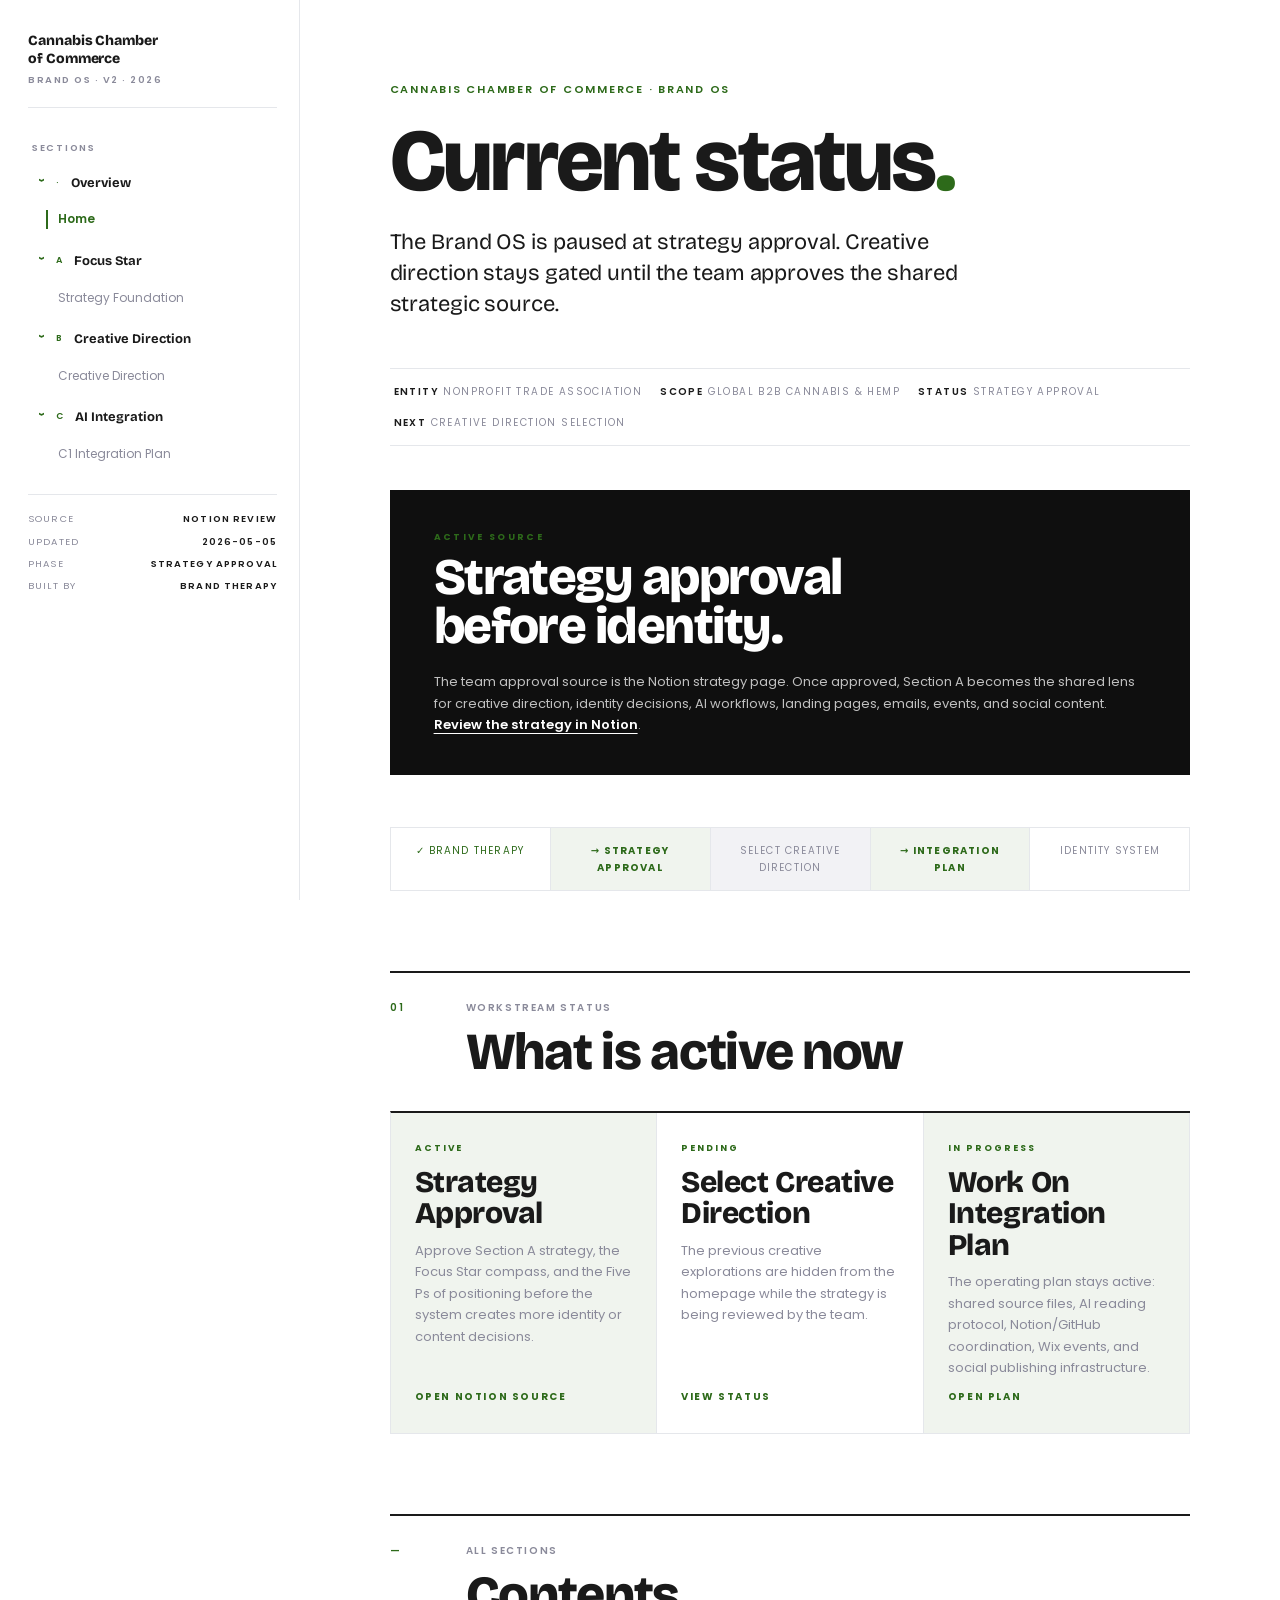
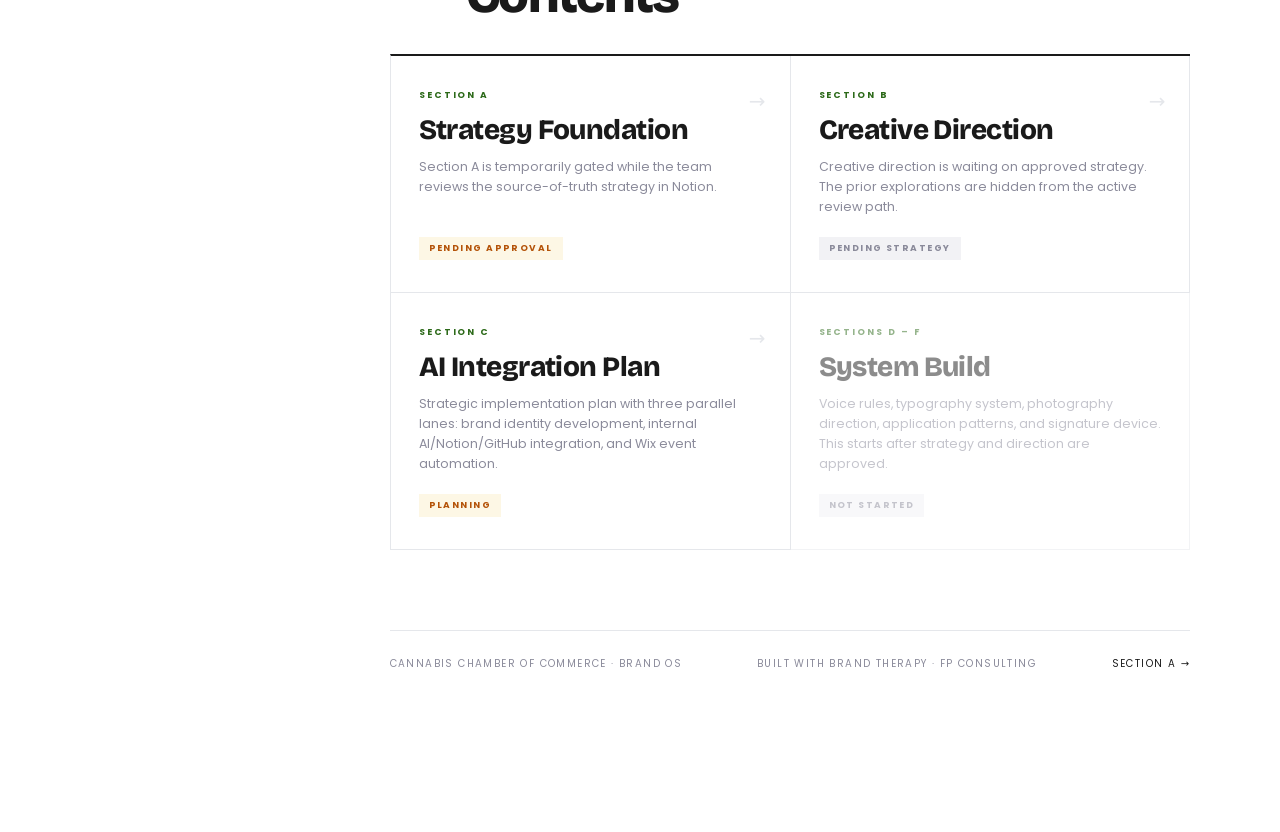
<file: index.html>
<!DOCTYPE html>
<html lang="en">
<head>
<meta charset="UTF-8">
<meta name="viewport" content="width=device-width, initial-scale=1">
<title>CCC Brand OS</title>
<link rel="preconnect" href="https://fonts.googleapis.com">
<link rel="preconnect" href="https://fonts.gstatic.com" crossorigin>
<link href="https://fonts.googleapis.com/css2?family=Bricolage+Grotesque:opsz,wght@12..96,400;12..96,600;12..96,700;12..96,800&amp;family=Poppins:wght@300;400;500;600;700&amp;display=swap" rel="stylesheet">
<link rel="stylesheet" href="assets/style.css">
<style>
/* Index-specific overrides */
.hub-grid {
  display: grid;
  grid-template-columns: 1fr 1fr;
  gap: 0;
  border-top: 2px solid var(--text);
  border-left: 1px solid var(--border);
  margin: 24px 0 52px;
}
@media (max-width: 800px) { .hub-grid { grid-template-columns: 1fr; } }

.hub-card {
  border-right: 1px solid var(--border);
  border-bottom: 1px solid var(--border);
  padding: 32px 28px;
  background: var(--bg);
  display: flex;
  flex-direction: column;
  gap: 8px;
  position: relative;
  transition: background 0.25s;
  text-decoration: none;
  color: inherit;
}
.hub-card:hover { background: var(--accent-soft); }
.hub-card:hover .hub-arrow { color: var(--accent); }

.hub-section-tag {
  font-family: var(--ff-b);
  font-size: 9px;
  font-weight: 700;
  letter-spacing: 0.22em;
  text-transform: uppercase;
  color: var(--accent);
  margin-bottom: 4px;
}
.hub-card-title {
  font-family: var(--ff-h);
  font-weight: 800;
  font-size: clamp(20px, 2.5vw, 28px);
  letter-spacing: -0.02em;
  line-height: 1.05;
  color: var(--text);
}
.hub-card-desc {
  font-family: var(--ff-b);
  font-size: 12.5px;
  color: var(--muted);
  line-height: 1.6;
  margin-top: 4px;
  flex: 1;
}
.hub-status {
  display: inline-flex;
  align-items: center;
  gap: 6px;
  font-family: var(--ff-b);
  font-size: 9px;
  font-weight: 700;
  letter-spacing: 0.16em;
  text-transform: uppercase;
  padding: 4px 10px;
  margin-top: 12px;
  align-self: flex-start;
}
.hub-status.complete { background: var(--accent-soft); color: var(--accent); }
.hub-status.review { background: rgba(234, 179, 8, 0.10); color: #B45309; }
.hub-status.pending { background: var(--border-soft); color: var(--muted); }

.hub-arrow {
  position: absolute;
  top: 28px;
  right: 24px;
  font-size: 20px;
  color: var(--border);
  transition: color 0.25s;
}

/* Direction preview chips */
.direction-chips {
  display: flex;
  gap: 6px;
  flex-wrap: wrap;
  margin-top: 12px;
}
.dir-chip {
  font-family: var(--ff-b);
  font-size: 10px;
  font-weight: 600;
  letter-spacing: 0.08em;
  padding: 4px 10px;
  border: 1px solid var(--border);
  color: var(--muted);
  text-decoration: none;
  transition: border-color 0.2s, color 0.2s;
}
.dir-chip:hover { border-color: var(--accent); color: var(--accent); }

/* Status banner */
.status-banner {
  background: var(--dark);
  padding: 40px 44px;
  margin: 0 0 52px;
  display: flex;
  flex-direction: column;
  gap: 8px;
}
.status-label {
  font-family: var(--ff-b);
  font-size: 9px;
  font-weight: 700;
  letter-spacing: 0.26em;
  text-transform: uppercase;
  color: var(--accent);
}
.status-text {
  font-family: var(--ff-h);
  font-weight: 800;
  font-size: clamp(28px, 4vw, 52px);
  letter-spacing: -0.03em;
  line-height: 0.96;
  color: #fff;
}
.status-note {
  font-family: var(--ff-b);
  font-size: 13px;
  line-height: 1.65;
  color: rgba(255,255,255,0.74);
  max-width: 720px;
  margin-top: 12px;
}
.status-note a {
  color: #fff;
  font-weight: 600;
  text-decoration: underline;
  text-underline-offset: 4px;
}

/* Current status board */
.status-board {
  display: grid;
  grid-template-columns: repeat(3, 1fr);
  border-top: 2px solid var(--text);
  border-left: 1px solid var(--border);
  margin: 24px 0 52px;
}
.status-item {
  min-height: 210px;
  border-right: 1px solid var(--border);
  border-bottom: 1px solid var(--border);
  padding: 28px 24px;
  display: flex;
  flex-direction: column;
  gap: 10px;
}
.status-item.active { background: var(--accent-soft); }
.status-item h3 {
  margin: 0;
  font-size: clamp(22px, 2.4vw, 30px);
}
.status-item p {
  margin: 0;
  font-size: 13px;
  line-height: 1.65;
  color: var(--muted);
}
.status-item a {
  margin-top: auto;
  font-family: var(--ff-b);
  font-size: 10px;
  font-weight: 700;
  letter-spacing: 0.16em;
  text-transform: uppercase;
  color: var(--accent);
}
.status-kicker {
  font-family: var(--ff-b);
  font-size: 9px;
  font-weight: 700;
  letter-spacing: 0.22em;
  text-transform: uppercase;
  color: var(--accent);
}
@media (max-width: 900px) { .status-board { grid-template-columns: 1fr; } }

/* Phase indicator */
.phase-strip {
  display: flex;
  gap: 0;
  border: 1px solid var(--border);
  margin: 0 0 52px;
  overflow: hidden;
}
.phase-step {
  flex: 1;
  padding: 14px 16px;
  border-right: 1px solid var(--border);
  font-family: var(--ff-b);
  font-size: 10px;
  letter-spacing: 0.12em;
  text-transform: uppercase;
  color: var(--muted);
  text-align: center;
}
.phase-step:last-child { border-right: none; }
.phase-step.done { color: var(--accent); }
.phase-step.done::before { content: '✓ '; font-weight: 700; }
.phase-step.active {
  background: var(--accent-soft);
  color: var(--accent);
  font-weight: 700;
}
.phase-step.active::before { content: '→ '; }
.phase-step.waiting { background: var(--border-soft); }
</style>
</head>
<body>
<div class="shell">

<aside class="sidebar">
  <div class="brand-mark">
    <div class="wordmark">Cannabis Chamber<br>of Commerce</div>
    <div class="sub">Brand OS &middot; v2 &middot; 2026</div>
  </div>

  <div class="nav-section">
    <div class="label">Sections</div>

    <details class="nav-group" open>
      <summary><span class="group-letter">&middot;</span><span class="group-label">Overview</span></summary>
      <div class="nav-list"><a href="index.html" class="active">Home</a></div>
    </details>

    <details class="nav-group" open>
      <summary><span class="group-letter">A</span><span class="group-label">Focus Star</span></summary>
      <div class="nav-list">
        <a href="focus-star.html">Strategy Foundation</a>
      </div>
    </details>

    <details class="nav-group" open>
      <summary><span class="group-letter">B</span><span class="group-label">Creative Direction</span></summary>
      <div class="nav-list">
        <a href="creative-direction.html">Creative Direction</a>
      </div>
    </details>

    <details class="nav-group" open>
      <summary><span class="group-letter">C</span><span class="group-label">AI Integration</span></summary>
      <div class="nav-list">
        <a href="ai-integration-plan.html">C1 Integration Plan</a>
      </div>
    </details>
  </div>

  <div class="toolbar-mini">
    <div class="row"><span>Source</span><strong>Notion Review</strong></div>
    <div class="row"><span>Updated</span><strong>2026-05-05</strong></div>
    <div class="row"><span>Phase</span><strong>Strategy Approval</strong></div>
    <div class="row"><span>Built by</span><strong>Brand Therapy</strong></div>
  </div>
</aside>

<main class="content">

  <span class="eyebrow">Cannabis Chamber of Commerce &middot; Brand OS</span>
  <h1 class="page-title">Current status<span class="dot">.</span></h1>
  <p class="page-subtitle">The Brand OS is paused at strategy approval. Creative direction stays gated until the team approves the shared strategic source.</p>

  <div class="meta-row">
    <span><strong>Entity</strong> Nonprofit Trade Association</span>
    <span><strong>Scope</strong> Global B2B Cannabis &amp; Hemp</span>
    <span><strong>Status</strong> Strategy Approval</span>
    <span><strong>Next</strong> Creative Direction Selection</span>
  </div>

  <!-- Status banner -->
  <div class="status-banner">
    <div class="status-label">Active Source</div>
    <div class="status-text">Strategy approval<br>before identity.</div>
    <div class="status-note">The team approval source is the Notion strategy page. Once approved, Section A becomes the shared lens for creative direction, identity decisions, AI workflows, landing pages, emails, events, and social content. <a href="https://www.notion.so/florian-philippe/The-Cannabis-Chamber-of-Commerce-357c22dccbf98080a794eb430c72c19d?source=copy_link" target="_blank" rel="noreferrer">Review the strategy in Notion</a>.</div>
  </div>

  <!-- Phase strip -->
  <div class="phase-strip">
    <div class="phase-step done">Brand Therapy</div>
    <div class="phase-step active">Strategy Approval</div>
    <div class="phase-step waiting">Select Creative Direction</div>
    <div class="phase-step active">Integration Plan</div>
    <div class="phase-step pending">Identity System</div>
  </div>

  <div class="section-label">
    <div class="section-number">01</div>
    <div class="section-head">
      <div class="kicker">Workstream Status</div>
      <h2>What is active now</h2>
    </div>
  </div>

  <div class="status-board">
    <div class="status-item active">
      <div class="status-kicker">Active</div>
      <h3>Strategy Approval</h3>
      <p>Approve Section A strategy, the Focus Star compass, and the Five Ps of positioning before the system creates more identity or content decisions.</p>
      <a href="https://www.notion.so/florian-philippe/The-Cannabis-Chamber-of-Commerce-357c22dccbf98080a794eb430c72c19d?source=copy_link" target="_blank" rel="noreferrer">Open Notion Source</a>
    </div>
    <div class="status-item">
      <div class="status-kicker">Pending</div>
      <h3>Select Creative Direction</h3>
      <p>The previous creative explorations are hidden from the homepage while the strategy is being reviewed by the team.</p>
      <a href="creative-direction.html">View Status</a>
    </div>
    <div class="status-item active">
      <div class="status-kicker">In Progress</div>
      <h3>Work On Integration Plan</h3>
      <p>The operating plan stays active: shared source files, AI reading protocol, Notion/GitHub coordination, Wix events, and social publishing infrastructure.</p>
      <a href="ai-integration-plan.html">Open Plan</a>
    </div>
  </div>

  <!-- Hub grid -->
  <div class="section-label">
    <div class="section-number">—</div>
    <div class="section-head">
      <div class="kicker">All Sections</div>
      <h2>Contents</h2>
    </div>
  </div>

  <div class="hub-grid">

    <a class="hub-card" href="focus-star.html">
      <div class="hub-arrow">&rarr;</div>
      <div class="hub-section-tag">Section A</div>
      <div class="hub-card-title">Strategy Foundation</div>
      <div class="hub-card-desc">Section A is temporarily gated while the team reviews the source-of-truth strategy in Notion.</div>
      <div class="hub-status review">Pending Approval</div>
    </a>

    <a class="hub-card" href="creative-direction.html">
      <div class="hub-arrow">&rarr;</div>
      <div class="hub-section-tag">Section B</div>
      <div class="hub-card-title">Creative Direction</div>
      <div class="hub-card-desc">Creative direction is waiting on approved strategy. The prior explorations are hidden from the active review path.</div>
      <div class="hub-status pending">Pending Strategy</div>
    </a>

    <a class="hub-card" href="ai-integration-plan.html">
      <div class="hub-arrow">&rarr;</div>
      <div class="hub-section-tag">Section C</div>
      <div class="hub-card-title">AI Integration Plan</div>
      <div class="hub-card-desc">Strategic implementation plan with three parallel lanes: brand identity development, internal AI/Notion/GitHub integration, and Wix event automation.</div>
      <div class="hub-status review">Planning</div>
    </a>

    <div class="hub-card" style="cursor:default; opacity:0.5;">
      <div class="hub-section-tag">Sections D &ndash; F</div>
      <div class="hub-card-title">System Build</div>
      <div class="hub-card-desc">Voice rules, typography system, photography direction, application patterns, and signature device. This starts after strategy and direction are approved.</div>
      <div class="hub-status pending">Not Started</div>
    </div>

  </div>

  <footer class="page-footer">
    <span>Cannabis Chamber of Commerce &middot; Brand OS</span>
    <span>Built with Brand Therapy &middot; FP Consulting</span>
    <span><a href="focus-star.html">Section A &rarr;</a></span>
  </footer>

</main>
</div>
</body>
</html>
</file>
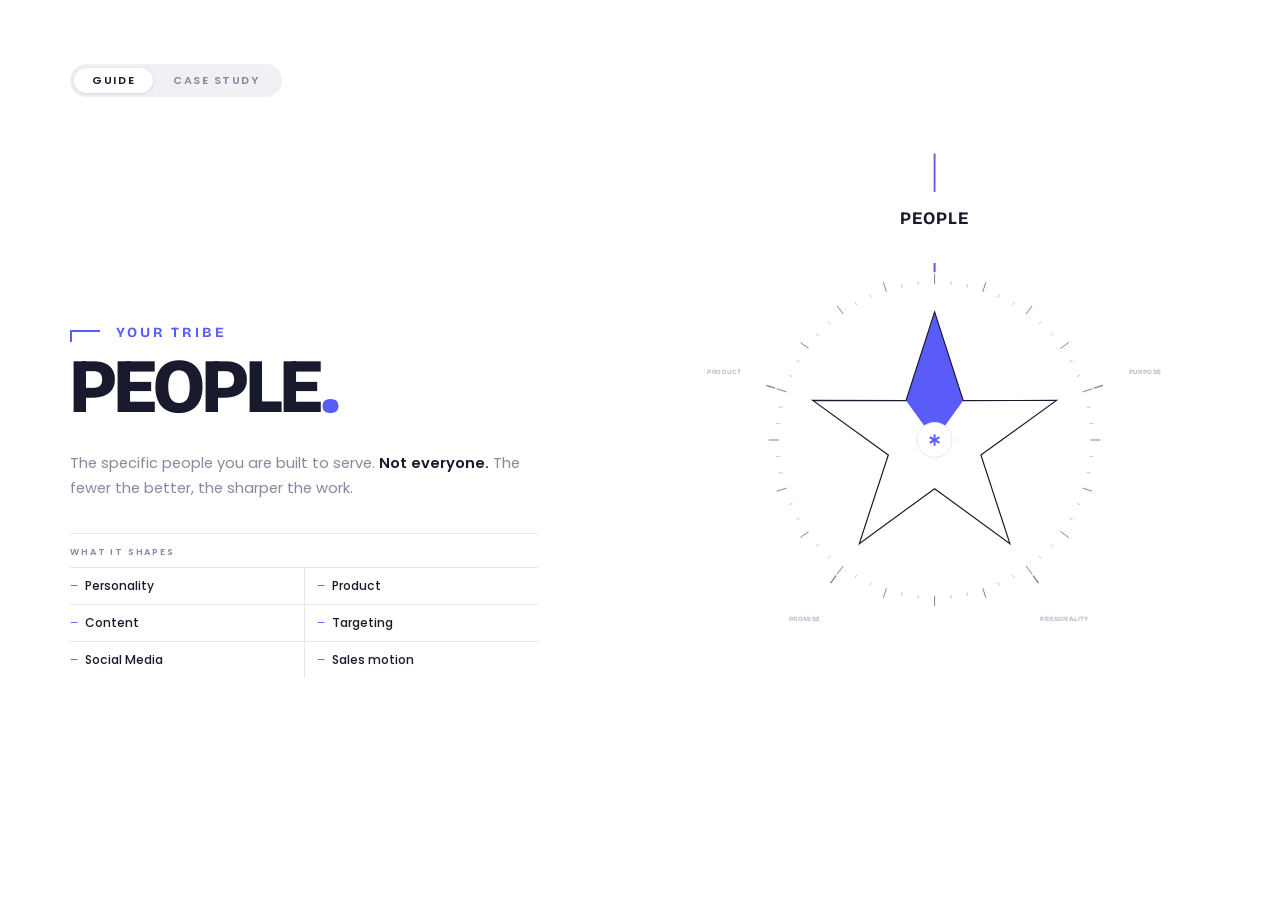
<file: assets/focus-star/index.html>
<!doctype html>
<html lang="en">
<head>
<meta charset="utf-8"/>
<meta name="viewport" content="width=device-width, initial-scale=1"/>
<title>Focus Star</title>
<link rel="preconnect" href="https://fonts.googleapis.com">
<link rel="preconnect" href="https://fonts.gstatic.com" crossorigin>
<link href="https://fonts.googleapis.com/css2?family=Bricolage+Grotesque:opsz,wght@12..96,400;12..96,600;12..96,700;12..96,800&family=Poppins:wght@300;400;500;600;700&display=swap" rel="stylesheet">
<style>
  :root {
    --acc: #5A5CF9;
    --acc-soft: rgba(164,122,44,.07);
    --border: #E5E7EB;
    --muted: #8888A0;
    --ink: #1A1A2E;
    --ff-h: 'Bricolage Grotesque', system-ui, sans-serif;
    --ff-b: 'Poppins', system-ui, sans-serif;
    --ease: cubic-bezier(.16,1,.3,1);
    --bg: #FFFFFF;
    --bg-dial: #FFFFFF;
  }
  * { box-sizing: border-box; }
  html, body { margin: 0; padding: 0; background: var(--bg); }
  body { font-family: var(--ff-b); color: var(--ink); -webkit-font-smoothing: antialiased; user-select: none; }

  /* ── LAYOUT ── (embedded variant: fixed-height container) */
  .stage {
    position: relative; width: 100%; height: 880px;
    display: grid;
    grid-template-columns: minmax(380px, 46%) 1fr;
    align-items: start;
    overflow: hidden;
  }
  .stage::after {
    content: ''; position: absolute;
    top: 0; bottom: 0; left: 46%;
    width: 1px; background: var(--border);
    pointer-events: none; z-index: 3;
    opacity: var(--divider-opacity, 0);
    transition: opacity .5s;
  }

  /* ── LEFT PANEL ── */
  .reader {
    position: relative; z-index: 2;
    padding: clamp(48px,5vw,80px) clamp(40px,4vw,72px) clamp(40px,4vw,64px) clamp(48px,5.5vw,88px);
    display: flex; flex-direction: column;
    background: var(--bg);
    height: 880px;
    overflow-y: auto;
  }

  /* mode bar */
  .mode-bar {
    display: flex; align-items: center; gap: 16px;
    margin-bottom: clamp(48px,6vw,80px);
  }

  .case-logo {
    display: none; align-items: center; gap: 10px;
    opacity: 0; transition: opacity .35s var(--ease);
    flex-shrink: 0;
  }
  .case-logo.visible { display: flex; opacity: 1; }
  .case-logo .logo-lockup {
    display: flex; align-items: center; gap: 8px;
    padding: 6px 14px 6px 10px;
    border: 1px solid var(--border); border-radius: 6px;
    background: var(--bg);
  }
  .case-logo .logo-mark {
    width: 28px; height: 28px; border-radius: 4px;
    background: #1A1A2E;
    display: grid; place-items: center; flex-shrink: 0;
  }
  .case-logo .logo-mark svg { display: block; }
  .case-logo .logo-text {
    display: flex; flex-direction: column; line-height: 1.15;
  }
  .case-logo .logo-name {
    font-family: var(--ff-h); font-weight: 800; font-size: 11px;
    text-transform: uppercase; letter-spacing: .04em; color: var(--ink);
  }
  .case-logo .logo-sub {
    font-family: var(--ff-b); font-size: 9px; font-weight: 500;
    letter-spacing: .08em; text-transform: uppercase; color: var(--muted);
  }

  .mode-toggle {
    display: flex;
    background: #F0F0F5;
    border-radius: 100px; padding: 4px; gap: 2px;
  }
  .mode-btn {
    font-family: var(--ff-b); font-size: 11px; font-weight: 600;
    letter-spacing: .14em; text-transform: uppercase;
    border: none; cursor: pointer;
    padding: 7px 18px; border-radius: 100px;
    color: var(--muted);
    transition: color .2s var(--ease), background .2s var(--ease), box-shadow .2s;
    line-height: 1; white-space: nowrap;
    background: transparent;
  }
  .mode-btn.active {
    background: var(--bg);
    color: var(--ink);
    box-shadow: 0 1px 4px rgba(0,0,0,.12);
  }

  /* hero */
  .hero { flex: 1 1 auto; display: flex; flex-direction: column; justify-content: center; }

  .pillar-eyebrow {
    font-family: var(--ff-h); font-size: clamp(12px,1.1vw,14px); font-weight: 700;
    letter-spacing: .2em; text-transform: uppercase;
    color: var(--acc); margin-bottom: 12px;
    display: flex; align-items: center; gap: 16px;
  }
  .pillar-eyebrow::before {
    content: ''; display: block;
    width: 28px; height: 10px;
    border-top: 2px solid var(--acc);
    border-left: 2px solid var(--acc);
    background: transparent; flex-shrink: 0;
    align-self: flex-end;
    transform: translateY(1px);
  }

  .pillar-title {
    font-family: var(--ff-h); font-weight: 800;
    font-size: clamp(52px, 6vw, 88px);
    line-height: .9; letter-spacing: -.03em;
    text-transform: uppercase; color: var(--ink);
    margin: 0 0 28px;
  }
  .pillar-title .dot { color: var(--acc); }

  .pillar-desc {
    font-family: var(--ff-b); font-weight: 400;
    font-size: clamp(14px,1.15vw,15px);
    line-height: 1.72; color: var(--muted);
    margin: 0 0 32px; max-width: 480px;
  }
  .pillar-desc strong { font-weight: 600; color: var(--ink); }

  /* persona image placeholder */
  .persona-block { display: none; margin-bottom: 28px; }
  .persona-block.visible { display: flex; gap: 20px; align-items: flex-start; }
  .persona-image {
    width: 80px; height: 104px; flex-shrink: 0;
    background: #F0F0F5; border: 1px solid var(--border);
    border-radius: 4px;
    display: flex; flex-direction: column; align-items: center; justify-content: flex-end;
    overflow: hidden; position: relative;
  }
  .persona-silhouette {
    width: 100%; height: 100%;
    display: flex; align-items: flex-end; justify-content: center;
  }
  .persona-silhouette svg { width: 68px; height: auto; }
  .persona-img-label {
    position: absolute; bottom: 0; left: 0; right: 0;
    background: rgba(0,0,0,.08);
    font-family: var(--ff-b); font-size: 8px; font-weight: 600;
    letter-spacing: .12em; text-transform: uppercase;
    color: var(--muted); text-align: center; padding: 4px 0;
  }
  .persona-info { flex: 1; padding-top: 4px; }
  .persona-role {
    font-family: var(--ff-h); font-weight: 700; font-size: 13px;
    text-transform: uppercase; letter-spacing: .04em; color: var(--ink);
    line-height: 1.2; margin-bottom: 6px;
  }
  .persona-context {
    font-family: var(--ff-b); font-size: 12px; font-weight: 400;
    color: var(--muted); line-height: 1.5; margin-bottom: 8px;
  }
  .persona-need {
    font-family: var(--ff-b); font-size: 12px; font-weight: 600;
    color: var(--acc); line-height: 1.4;
    border-top: 1px solid var(--border); padding-top: 8px;
  }

  /* archetype */
  .archetype-block { display: none; margin-bottom: 28px; }
  .archetype-block.visible { display: flex; gap: 18px; align-items: flex-start; }
  .archetype-img {
    width: 72px; height: 90px; flex-shrink: 0;
    background: #F0F0F5; border: 1px solid var(--border); border-radius: 4px;
    display: flex; flex-direction: column; align-items: center; justify-content: center; gap: 4px;
  }
  .archetype-img .arch-icon { font-size: 26px; line-height: 1; }
  .archetype-img .arch-hint {
    font-family: var(--ff-b); font-size: 7px; font-weight: 600;
    letter-spacing: .12em; text-transform: uppercase; color: var(--muted); text-align: center;
  }
  .arch-name {
    font-family: var(--ff-h); font-weight: 800; font-size: 20px;
    text-transform: uppercase; letter-spacing: -.01em; color: var(--ink);
    line-height: 1; margin-bottom: 4px;
  }
  .arch-type {
    font-family: var(--ff-b); font-size: 10px; font-weight: 600;
    letter-spacing: .16em; text-transform: uppercase; color: var(--acc); margin-bottom: 8px;
  }
  .arch-traits { display: flex; flex-wrap: wrap; gap: 4px; }
  .arch-tag {
    font-family: var(--ff-b); font-size: 10px; font-weight: 500;
    color: var(--muted); border: 1px solid var(--border);
    padding: 3px 8px; border-radius: 100px; line-height: 1;
  }

  /* apply block */
  .apply-block {
    border-left: 2px solid var(--border); padding-left: 16px;
    margin-bottom: 28px; display: none;
  }
  .apply-block.visible { display: block; }
  .apply-label {
    font-family: var(--ff-b); font-size: 9px; font-weight: 700;
    letter-spacing: .22em; text-transform: uppercase; color: var(--muted); margin-bottom: 6px;
  }
  .apply-text {
    font-family: var(--ff-b); font-size: 12px; line-height: 1.68;
    color: var(--ink); font-weight: 400;
  }

  /* impacts */
  .impacts-block { border-top: 1px solid var(--border); }
  .impacts-head {
    font-family: var(--ff-b); font-size: 9px; font-weight: 600;
    letter-spacing: .2em; text-transform: uppercase; color: var(--muted);
    padding: 12px 0 8px;
  }
  .impacts {
    list-style: none; margin: 0; padding: 0;
    display: grid; grid-template-columns: 1fr 1fr;
  }
  .impacts li {
    display: flex; align-items: center;
    padding: 9px 10px 9px 0; border-top: 1px solid var(--border);
    font-family: var(--ff-b); font-weight: 500;
    font-size: clamp(11px,.95vw,13px); color: var(--ink);
  }
  .impacts li:nth-child(even) { padding-left: 12px; border-left: 1px solid var(--border); }
  .impacts li::before { content: '—'; color: var(--acc); margin-right: 7px; font-size: 9px; }

  /* ── DIAL ── (embedded variant: relative + fixed height) */
  .dial-wrap {
    position: relative;
    height: 880px; overflow: hidden;
    background: var(--bg-dial);
    cursor: grab;
  }
  .dial-wrap.dragging { cursor: grabbing; }
  .dial-wrap > svg { position: absolute; inset: 0; width: 100%; height: 100%; }

  .indicator {
    position: absolute; top: 5%; left: 50%;
    transform: translateX(-50%);
    z-index: 5; pointer-events: none;
    display: block; line-height: 0;
  }
  .indicator svg { display: block; }
  .indicator .ix-line { stroke: var(--acc); stroke-width: 1.5; vector-effect: non-scaling-stroke; }
  .indicator .ix-tip { fill: var(--acc); }

  /* SVG */
  .star-arm { transition: fill .6s var(--ease); }
  .star-arm.active { fill: var(--acc); }
  .star-outline { fill: none; stroke: var(--ink); stroke-width: 1.2; vector-effect: non-scaling-stroke; }
  .ring-tick { stroke: rgba(80,80,100,.32); stroke-width: 1; vector-effect: non-scaling-stroke; }
  .ring-tick.major { stroke: rgba(50,50,70,.6); }
  .ring-tick.pillar { stroke: rgba(26,26,46,.55); stroke-width: 1.4; }
  .ring-tick.pillar.active { stroke: var(--acc); stroke-width: 2; }
  .pillar-text {
    font-family: var(--ff-h); font-weight: 700;
    font-size: 14px; letter-spacing: .06em; text-transform: uppercase;
    fill: rgba(136,136,160,.6);
    transition: fill .6s var(--ease), font-size .5s var(--ease);
  }
  .pillar-text.active { fill: var(--ink); }
  .center-cap { fill: var(--bg); stroke: var(--border); stroke-width: 1; vector-effect: non-scaling-stroke; }
  .center-spoke { stroke: var(--acc); stroke-width: 2; stroke-linecap: square; vector-effect: non-scaling-stroke; }
</style>
</head>
<body>
<div class="stage" id="stage">

  <!-- LEFT -->
  <section class="reader" aria-live="polite">
    <div class="mode-bar">
      <div class="mode-toggle">
        <button class="mode-btn active" id="btn-guide" onclick="setMode('guide')">Guide</button>
        <button class="mode-btn" id="btn-case" onclick="setMode('case')">Case Study</button>
      </div>
      <!-- logo: only case study, right of toggle -->
      <div class="case-logo" id="case-logo">
        <div class="logo-lockup">
          <div class="logo-mark">
            <svg width="18" height="18" viewBox="0 0 18 18" fill="none">
              <rect x="2" y="2" width="6" height="6" fill="#5A5CF9"/>
              <rect x="10" y="2" width="6" height="6" fill="#5A5CF9" opacity=".5"/>
              <rect x="2" y="10" width="6" height="6" fill="#5A5CF9" opacity=".5"/>
              <rect x="10" y="10" width="6" height="6" fill="#0E1A2E"/>
            </svg>
          </div>
          <div class="logo-text">
            <span class="logo-name">Cannabis Chamber</span>
            <span class="logo-sub">of Commerce</span>
          </div>
        </div>
      </div>
    </div>

    <div class="hero">
      <div class="pillar-eyebrow" id="p-eyebrow">Your why</div>
      <h1 class="pillar-title"><span id="p-title">Purpose</span><span class="dot">.</span></h1>
      <p class="pillar-desc" id="p-desc"></p>

      <!-- Persona (People + case study) -->
      <div class="persona-block" id="persona-block">
        <div class="persona-image">
          <div class="persona-silhouette">
            <svg viewBox="0 0 68 80" fill="none" xmlns="http://www.w3.org/2000/svg">
              <!-- head -->
              <ellipse cx="34" cy="22" rx="13" ry="14" fill="#C8C8D8"/>
              <!-- body/shoulders -->
              <path d="M8 80 C8 56 60 56 60 80Z" fill="#C8C8D8"/>
            </svg>
          </div>
          <div class="persona-img-label">Photo</div>
        </div>
        <div class="persona-info">
          <div class="persona-role" id="persona-role"></div>
          <div class="persona-context" id="persona-context"></div>
          <div class="persona-need" id="persona-need"></div>
        </div>
      </div>

      <!-- Archetype (Personality + case study) -->
      <div class="archetype-block" id="archetype-block">
        <div class="archetype-img">
          <div class="arch-icon">♛</div>
          <div class="arch-hint">archetype image</div>
        </div>
        <div class="archetype-info">
          <div class="arch-name" id="arch-name">The Ruler</div>
          <div class="arch-type" id="arch-type">Authority · Sovereignty</div>
          <div class="arch-traits" id="arch-traits"></div>
        </div>
      </div>

      <!-- Apply -->
      <div class="apply-block" id="apply-block">
        <div class="apply-label">How to apply</div>
        <div class="apply-text" id="apply-text"></div>
      </div>

      <div class="impacts-block">
        <div class="impacts-head" id="impacts-head">What it shapes</div>
        <ul class="impacts" id="p-impacts"></ul>
      </div>
    </div>
  </section>

  <!-- RIGHT -->
  <section class="dial-wrap" id="dialWrap" aria-label="Focus dial">
    <svg id="dialSvg" viewBox="-750 -750 1500 1500" preserveAspectRatio="xMidYMid meet">
      <g id="indicator-static" pointer-events="none">
        <line x1="0" y1="-620" x2="0" y2="-540" stroke="var(--acc)" stroke-width="4" stroke-linecap="round"/>
      </g>
      <g id="rotor">
        <g id="fineTicks"></g>
        <g id="pillarRing"></g>
        <g id="starGroup"></g>
        <circle class="center-cap" id="centerCap" cx="0" cy="0" r="38"/>
        <g id="centerMark">
          <line class="center-spoke" x1="0" y1="-10" x2="0" y2="10"/>
          <line class="center-spoke" x1="-8.7" y1="-5" x2="8.7" y2="5"/>
          <line class="center-spoke" x1="8.7" y1="-5" x2="-8.7" y2="5"/>
        </g>
      </g>
    </svg>
  </section>
</div>

<script>
/* fixed defaults ... no edit panel in standalone build */
window.springK = 0.036;
window.springDamp = 0.82;
window.WHEEL_THRESHOLD = 100;
window.scrollLean = 27;
window.scrollLeanBuildup = 300;
window.__activeLabelSize = 38;
</script>

<script>
/* ============================================================ DATA */
const PILLARS = [
  {
    id:'people', title:'People', eyebrow:'Your tribe',
    guide:{
      desc:'The specific people you are built to serve. <strong>Not everyone.</strong> The fewer the better, the sharper the work.',
      impacts:['Personality','Product','Content','Targeting','Social Media','Sales motion'],
    },
    case:{
      desc:'Serious cannabis and hemp operators, executives, investors, and policymakers. <strong>People who move markets</strong>, not people who browse directories.',
      apply:'Write to people who already know the acronyms. Assume a ten-year operator is reading. Cut consumer language.',
      impacts:['Operators','Investors','Executives','Policymakers','MSOs','Dispensaries'],
      persona:{ role:'Dispensary CEO', context:'Multi-location retail, 50–200 staff', need:'Regulatory clarity + peer benchmarks' }
    }
  },
  {
    id:'purpose', title:'Purpose', eyebrow:'Your why',
    guide:{
      desc:'The reason the company exists past making money. <strong>What you are unwilling to compromise on</strong>, even when it costs you.',
      impacts:['Vision','Story','Pro-bono work','Brand Partnerships','Recruitment','Investor narrative'],
    },
    case:{
      desc:'Be the business authority cannabis trusts. <strong>Raise standards inside the industry</strong> and earn public trust outside it.',
      apply:'Every convening, brief, or position the Chamber publishes should either raise a standard, create an opportunity, or correct a misconception. If it does none of the three, kill it.',
      impacts:['Standards','Advocacy','Public trust','Opportunity','Convening','Education'],
    }
  },
  {
    id:'personality', title:'Personality', eyebrow:'How you show up',
    guide:{
      desc:'How the brand sounds, looks, and behaves in public. <strong>Recognisable in the dark</strong>, or it does not exist.',
      impacts:['Identity','Logo','Visual language','Verbal language','Typography','UI & Digital'],
    },
    case:{
      desc:'Modern, mature, sophisticated. <strong>Rational over emotional.</strong> Radically transparent. Operator voice, not consultant voice.',
      apply:'Plain, decisive sentences. Data plus operator insight. Zero puffery. Editorial layouts over lifestyle photography.',
      impacts:['Editorial layouts','Sober typography','Structured grids','Operator voice','Transparency','Badge energy'],
      archetype:{ name:'The Ruler', type:'Authority · Sovereignty', traits:['Decisive','Structured','Accountable','Prestigious','Commanding','Trustworthy'] }
    }
  },
  {
    id:'promise', title:'Promise', eyebrow:'Your non-negotiable',
    guide:{
      desc:'The one standard you hold above all others. <strong>Set the bar first</strong>, chase novelty second.',
      impacts:['Consistency','Culture','Service','Reputation','Trust','Compounding value'],
    },
    case:{
      desc:'<strong>Elevating Business Standards.</strong> The one non-negotiable. Raise the bar of what running a cannabis or hemp business looks like. Standards first, novelty second.',
      apply:'If a new feature, tier, or partnership would dilute the business standard to grow faster, reject it. The Chamber\'s reputation compounds only if every decision serves this one phrase.',
      impacts:['Membership quality','Tier discipline','Reputation','Compounding trust','Vetting','Standard-setting'],
    }
  },
  {
    id:'product', title:'Product', eyebrow:'Your offering',
    guide:{
      desc:'What you actually sell, and the <strong>standard you hold it to</strong>. The proof your other promises are real.',
      impacts:['Innovation','Features','Benefits','Design','Usability','Pricing'],
    },
    case:{
      desc:'A trusted community that connects leaders, creates opportunities, and <strong>educates with intel that lets members move faster</strong>. Not a directory. A growth platform.',
      apply:'Position every tier as leverage, not visibility. Distribution over listings. Deals over drinks. Insight over impressions.',
      impacts:['Intel briefs','Member tiers','Introductions','Policy access','Events','Distribution'],
    }
  }
];

/* ============================================================ GEOMETRY */
const STEP = 72;
const STAR_R = 278, STAR_INNER = STAR_R * 0.38;
const RING_INNER = 338, RING_TICK_R = 360, PILLAR_TEXT_R = 480;

/* ============================================================ STATE */
let mode = 'guide';
let activeIdx = 0;
let rotation = 0, target = 0;
let dragging = false, lastPointerAng = 0, dragVelocity = 0, lastDragTime = 0;
let wheelAccum = 0; // for scroll resistance

const dialWrap   = document.getElementById('dialWrap');
const rotor      = document.getElementById('rotor');
const fineTicks  = document.getElementById('fineTicks');
const pillarRing = document.getElementById('pillarRing');
const starGroup  = document.getElementById('starGroup');

/* ============================================================ BUILD DIAL */
(function buildFineTicks(){
  const f=document.createDocumentFragment();
  for(let a=0;a<360;a+=6){
    const major=(a%18===0);
    const rad=(a-90)*Math.PI/180;
    const x1=Math.cos(rad)*RING_INNER, y1=Math.sin(rad)*RING_INNER;
    const r2=major?RING_TICK_R:RING_INNER+8;
    const x2=Math.cos(rad)*r2, y2=Math.sin(rad)*r2;
    const ln=document.createElementNS('http://www.w3.org/2000/svg','line');
    ln.setAttribute('x1',x1.toFixed(2)); ln.setAttribute('y1',y1.toFixed(2));
    ln.setAttribute('x2',x2.toFixed(2)); ln.setAttribute('y2',y2.toFixed(2));
    ln.setAttribute('class','ring-tick'+(major?' major':''));
    f.appendChild(ln);
  }
  fineTicks.appendChild(f);
})();

(function buildPillarRing(){
  const f=document.createDocumentFragment();
  PILLARS.forEach((p,i)=>{
    const ang=i*STEP, rad=(ang-90)*Math.PI/180;
    const x1=Math.cos(rad)*(RING_TICK_R+4), y1=Math.sin(rad)*(RING_TICK_R+4);
    const x2=Math.cos(rad)*(RING_TICK_R+24), y2=Math.sin(rad)*(RING_TICK_R+24);
    const tk=document.createElementNS('http://www.w3.org/2000/svg','line');
    tk.setAttribute('x1',x1.toFixed(2)); tk.setAttribute('y1',y1.toFixed(2));
    tk.setAttribute('x2',x2.toFixed(2)); tk.setAttribute('y2',y2.toFixed(2));
    tk.setAttribute('class','ring-tick pillar'); tk.dataset.pidx=i;
    f.appendChild(tk);

    const g=document.createElementNS('http://www.w3.org/2000/svg','g');
    g.setAttribute('class','pillar-label-g'); g.dataset.ang=ang;
    g.setAttribute('transform',`rotate(${ang}) translate(0 ${-PILLAR_TEXT_R}) rotate(${-ang})`);
    g.style.cursor='pointer';
    const t=document.createElementNS('http://www.w3.org/2000/svg','text');
    t.setAttribute('class','pillar-text');
    t.setAttribute('text-anchor','middle');
    t.setAttribute('dominant-baseline','central');
    t.dataset.pidx=i;
    t.textContent=p.title.toUpperCase();
    g.appendChild(t);
    g.addEventListener('click', e=>{ e.stopPropagation(); goToIndex(i); });
    f.appendChild(g);
  });
  pillarRing.appendChild(f);
})();

(function buildStar(){
  function pt(a,r){ const rad=(a-90)*Math.PI/180; return{x:Math.cos(rad)*r,y:Math.sin(rad)*r}; }
  const f=document.createDocumentFragment();
  PILLARS.forEach((p,i)=>{
    const tip=pt(i*STEP,STAR_R), lv=pt(i*STEP-36,STAR_INNER), rv=pt(i*STEP+36,STAR_INNER);
    const arm=document.createElementNS('http://www.w3.org/2000/svg','polygon');
    arm.setAttribute('points',`0,0 ${lv.x.toFixed(2)},${lv.y.toFixed(2)} ${tip.x.toFixed(2)},${tip.y.toFixed(2)} ${rv.x.toFixed(2)},${rv.y.toFixed(2)}`);
    arm.setAttribute('class','star-arm'); arm.setAttribute('fill','transparent'); arm.dataset.pidx=i;
    arm.style.cursor='pointer';
    arm.addEventListener('click', e=>{ e.stopPropagation(); goToIndex(i); });
    f.appendChild(arm);
  });
  const out=document.createElementNS('http://www.w3.org/2000/svg','polygon');
  function p2(a,r){ const rad=(a-90)*Math.PI/180; return `${(Math.cos(rad)*r).toFixed(2)},${(Math.sin(rad)*r).toFixed(2)}`; }
  let pts=[];
  for(let i=0;i<5;i++){ pts.push(p2(i*STEP,STAR_R)); pts.push(p2(i*STEP+36,STAR_INNER)); }
  out.setAttribute('points',pts.join(' ')); out.setAttribute('class','star-outline');
  f.appendChild(out);
  starGroup.appendChild(f);
})();

/* ============================================================ INTERACTION */
function clientAngle(e){
  const r=dialWrap.getBoundingClientRect();
  return Math.atan2(e.clientY-(r.top+r.height/2), e.clientX-(r.left+r.width/2))*180/Math.PI;
}
dialWrap.addEventListener('pointerdown',e=>{
  dragging=true; dialWrap.classList.add('dragging');
  dialWrap.setPointerCapture(e.pointerId);
  lastPointerAng=clientAngle(e); lastDragTime=performance.now(); dragVelocity=0;
});
dialWrap.addEventListener('pointermove',e=>{
  if(!dragging) return;
  const ang=clientAngle(e);
  let d=ang-lastPointerAng;
  if(d>180)d-=360; if(d<-180)d+=360;
  rotation+=d; target+=d;
  const now=performance.now();
  dragVelocity=d/Math.max(1,now-lastDragTime);
  lastDragTime=now; lastPointerAng=ang;
  applyRotation(); liveHighlight();
});
function endDrag(){
  if(!dragging) return;
  dragging=false; dialWrap.classList.remove('dragging');
  // small momentum nudge, then snap
  const nudge=dragVelocity*40;
  goToIndex(nearestIdx(rotation+nudge));
}
dialWrap.addEventListener('pointerup',endDrag);
dialWrap.addEventListener('pointercancel',endDrag);

/* Scroll with resistance — accumulate delta, snap when crossing threshold */
/* Scroll resistance threshold — controlled by tweaks */
let WHEEL_THRESHOLD = 20;
let leanOffset = 0; // visual lean during scroll build-up

let leanResetTimer = null;
let snapLockedUntil = 0;
dialWrap.addEventListener('wheel',e=>{
  e.preventDefault();
  // ignore wheel events for 400ms after a snap (kills trackpad inertia chaining)
  if (performance.now() < snapLockedUntil) return;

  const threshold = window.WHEEL_THRESHOLD || WHEEL_THRESHOLD;
  const lean = (window.scrollLean !== undefined ? window.scrollLean : 0);
  const buildup = window.scrollLeanBuildup || threshold;
  wheelAccum += e.deltaY;
  if(lean > 0){
    const progress = Math.min(Math.abs(wheelAccum) / buildup, 1);
    leanOffset = -Math.sign(wheelAccum) * Math.pow(progress, 1.5) * lean;
  } else {
    leanOffset = 0;
  }
  if(Math.abs(wheelAccum) >= threshold){
    // hold the leaned position briefly so the user sees the recoil at full amplitude
    const dir = e.deltaY > 0 ? 1 : -1;
    snapLockedUntil = performance.now() + 400;
    setTimeout(() => {
      leanOffset = 0;
      wheelAccum = 0;
      goToIndex((activeIdx + dir + 5) % 5);
    }, 110);
  }
  // release: when scroll stops short of threshold, reset accumulator and clear lean
  clearTimeout(leanResetTimer);
  leanResetTimer = setTimeout(() => {
    wheelAccum = 0;
    leanOffset = 0;
  }, 180);
},{passive:false});

/* Arrow keys: LEFT = next (clockwise), RIGHT = prev — reversed per request */
window.addEventListener('keydown',e=>{
  if(e.key==='ArrowLeft') goToIndex((activeIdx+1)%5);
  if(e.key==='ArrowRight') goToIndex((activeIdx-1+5)%5);
  if(e.key>='1'&&e.key<='5') goToIndex(+e.key-1);
});

/* ============================================================ LOGIC */
function nearestIdx(rot){
  let best=0, bestD=Infinity;
  for(let i=0;i<5;i++){
    const want=-i*STEP;
    // compare modulo — find shortest arc
    let d = ((rot - want) % 360 + 540) % 360 - 180;
    if(Math.abs(d)<bestD){bestD=Math.abs(d);best=i;}
  }
  return best;
}

function angDelta(a,b){ let d=(a-b)%360; if(d>180)d-=360; if(d<-180)d+=360; return d; }

function liveHighlight(){ highlightDial(nearestIdx(rotation)); }

/* Infinite rotation: search ±10 full revolutions, pick closest to current rotation */
function goToIndex(i){
  const want = -i * STEP;
  let best = want, bestD = Infinity;
  for(let k = -10; k <= 10; k++){
    const c = want + k * 360;
    const d = Math.abs(rotation - c);
    if(d < bestD){ bestD = d; best = c; }
  }
  target = best;
  activeIdx = i;
  setActivePillar(i);
}

/* spring params — controlled by tweaks */
let springK = 0.055;
let springDamp = 0.93; // higher = less bounce
let velocity = 0;
function tick(){
  if(!dragging){
    const force = (target - rotation) * (window.springK || springK);
    velocity = (velocity + force) * (window.springDamp || springDamp);
    rotation += velocity;
    if(Math.abs(target - rotation) < 0.02 && Math.abs(velocity) < 0.02){
      rotation = target; velocity = 0;
    }
    applyRotation();
  }
  requestAnimationFrame(tick);
}

function applyRotation(){
  const display = rotation + leanOffset;
  rotor.setAttribute('transform',`rotate(${display.toFixed(3)})`);
  document.querySelectorAll('.pillar-label-g').forEach(g=>{
    const ang=+g.dataset.ang;
    g.setAttribute('transform',`rotate(${ang}) translate(0 ${-PILLAR_TEXT_R}) rotate(${-ang-display})`);
  });
}

/* ============================================================ RENDER */
function setActivePillar(i){
  window.__activeIdx = i;
  const p=PILLARS[i];
  const data=mode==='case' ? p.case : p.guide;

  document.getElementById('p-eyebrow').textContent=p.eyebrow.toUpperCase();
  document.getElementById('p-title').textContent=p.title;
  document.getElementById('p-desc').innerHTML=data.desc;

  // persona
  const pb=document.getElementById('persona-block');
  if(mode==='case'&&p.id==='people'&&p.case.persona){
    const pe=p.case.persona;
    document.getElementById('persona-role').textContent=pe.role;
    document.getElementById('persona-context').textContent=pe.context;
    document.getElementById('persona-need').textContent=pe.need;
    pb.classList.add('visible');
  } else { pb.classList.remove('visible'); }

  // archetype
  const ab=document.getElementById('archetype-block');
  if(mode==='case'&&p.id==='personality'&&p.case.archetype){
    const a=p.case.archetype;
    document.getElementById('arch-name').textContent=a.name;
    document.getElementById('arch-type').textContent=a.type;
    document.getElementById('arch-traits').innerHTML=a.traits.map(tr=>`<span class="arch-tag">${tr}</span>`).join('');
    ab.classList.add('visible');
  } else { ab.classList.remove('visible'); }

  // apply
  const apb=document.getElementById('apply-block');
  if(mode==='case'&&data.apply){
    document.getElementById('apply-text').textContent=data.apply;
    apb.classList.add('visible');
  } else { apb.classList.remove('visible'); }

  document.getElementById('impacts-head').textContent=mode==='case'?'Key areas':'What it shapes';
  document.getElementById('p-impacts').innerHTML=data.impacts.map(it=>`<li>${it}</li>`).join('');

  highlightDial(i);
}

function highlightDial(i){
  window.__activeIdx = i;
  document.querySelectorAll('.star-arm').forEach(a=>a.classList.toggle('active',+a.dataset.pidx===i));
  document.querySelectorAll('.ring-tick.pillar').forEach(a=>a.classList.toggle('active',+a.dataset.pidx===i));
  const activeSize = window.__activeLabelSize || 26;
  document.querySelectorAll('.pillar-text').forEach(a=>{
    const on=+a.dataset.pidx===i;
    a.classList.toggle('active',on);
    a.style.fontSize=(on?activeSize:14)+'px';
  });
}

function setMode(m){
  mode=m;
  document.getElementById('btn-guide').classList.toggle('active',m==='guide');
  document.getElementById('btn-case').classList.toggle('active',m==='case');
  const logo=document.getElementById('case-logo');
  if(m==='case'){ logo.style.display='flex'; requestAnimationFrame(()=>logo.classList.add('visible')); }
  else { logo.classList.remove('visible'); setTimeout(()=>logo.style.display='none',300); }
  setActivePillar(activeIdx);
}

/* INIT */
goToIndex(0);
applyRotation();
requestAnimationFrame(tick);
</script>
</body>
</html>
</file>
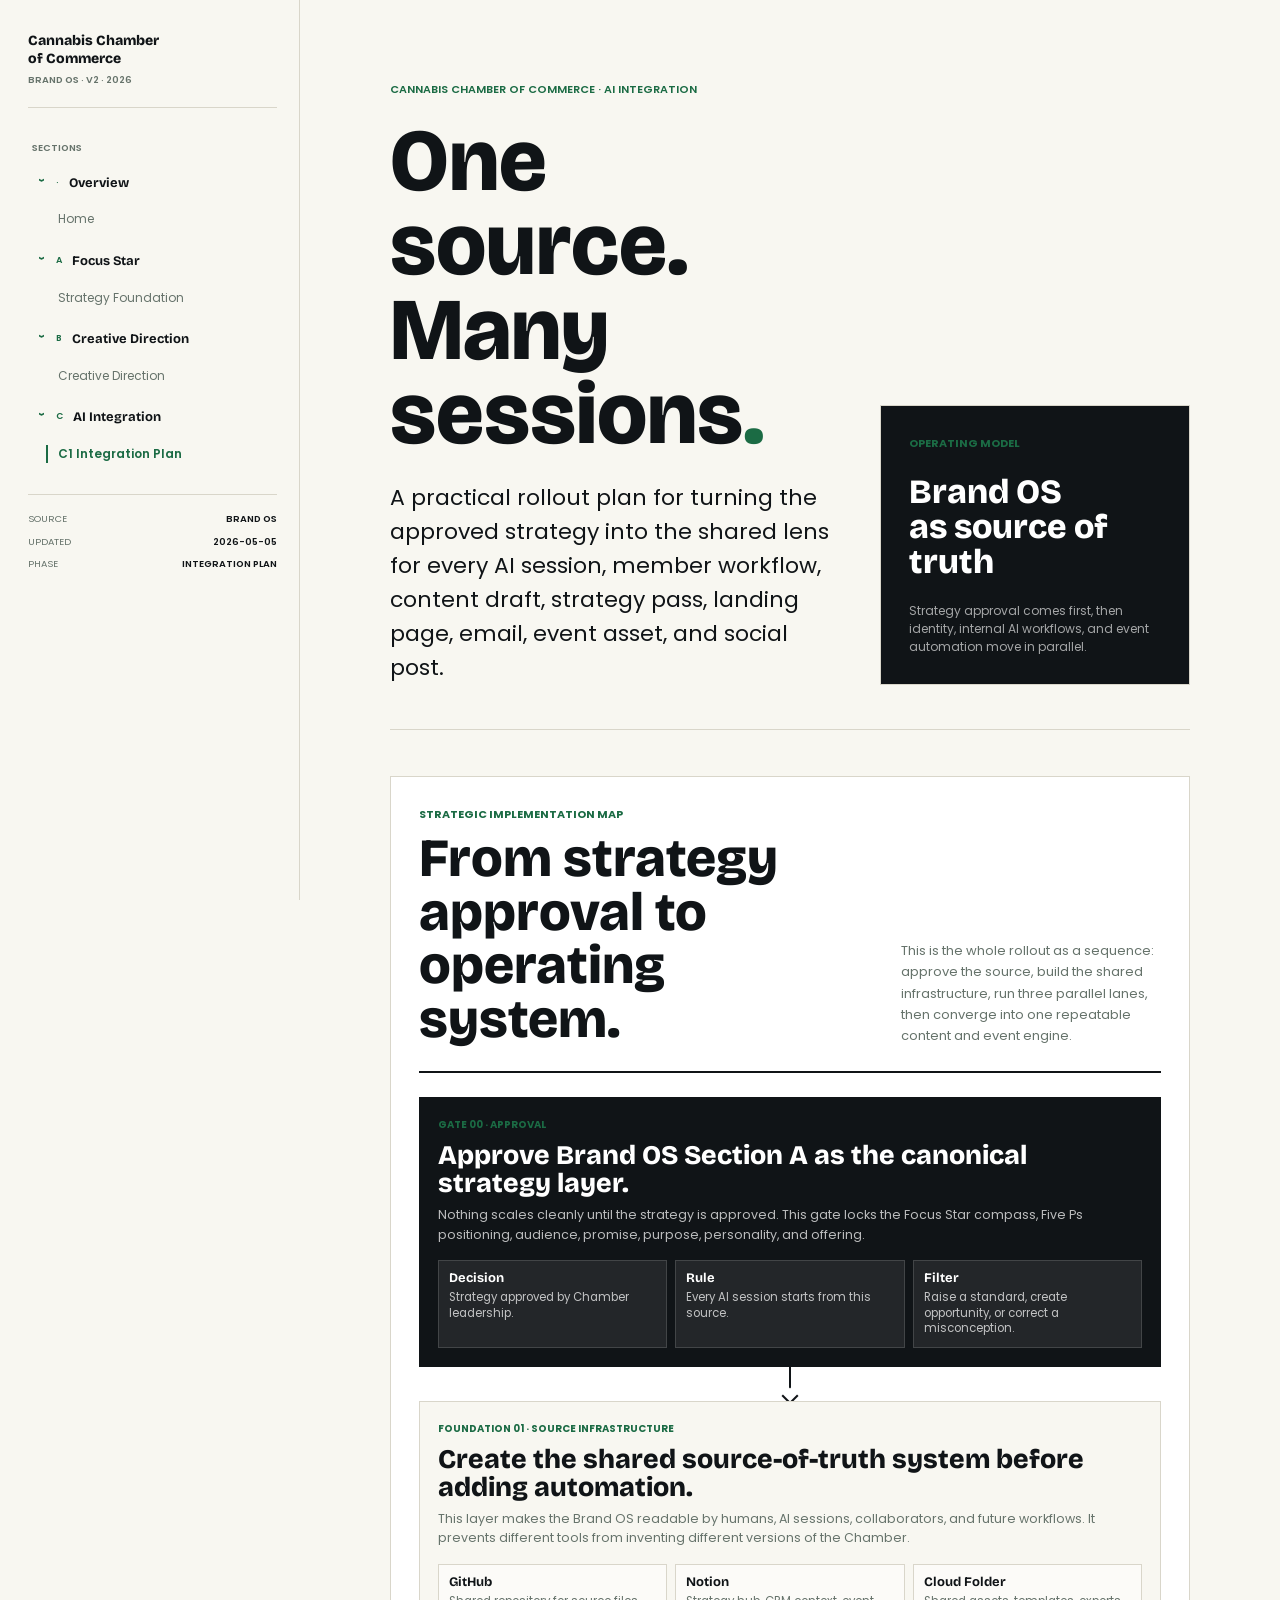
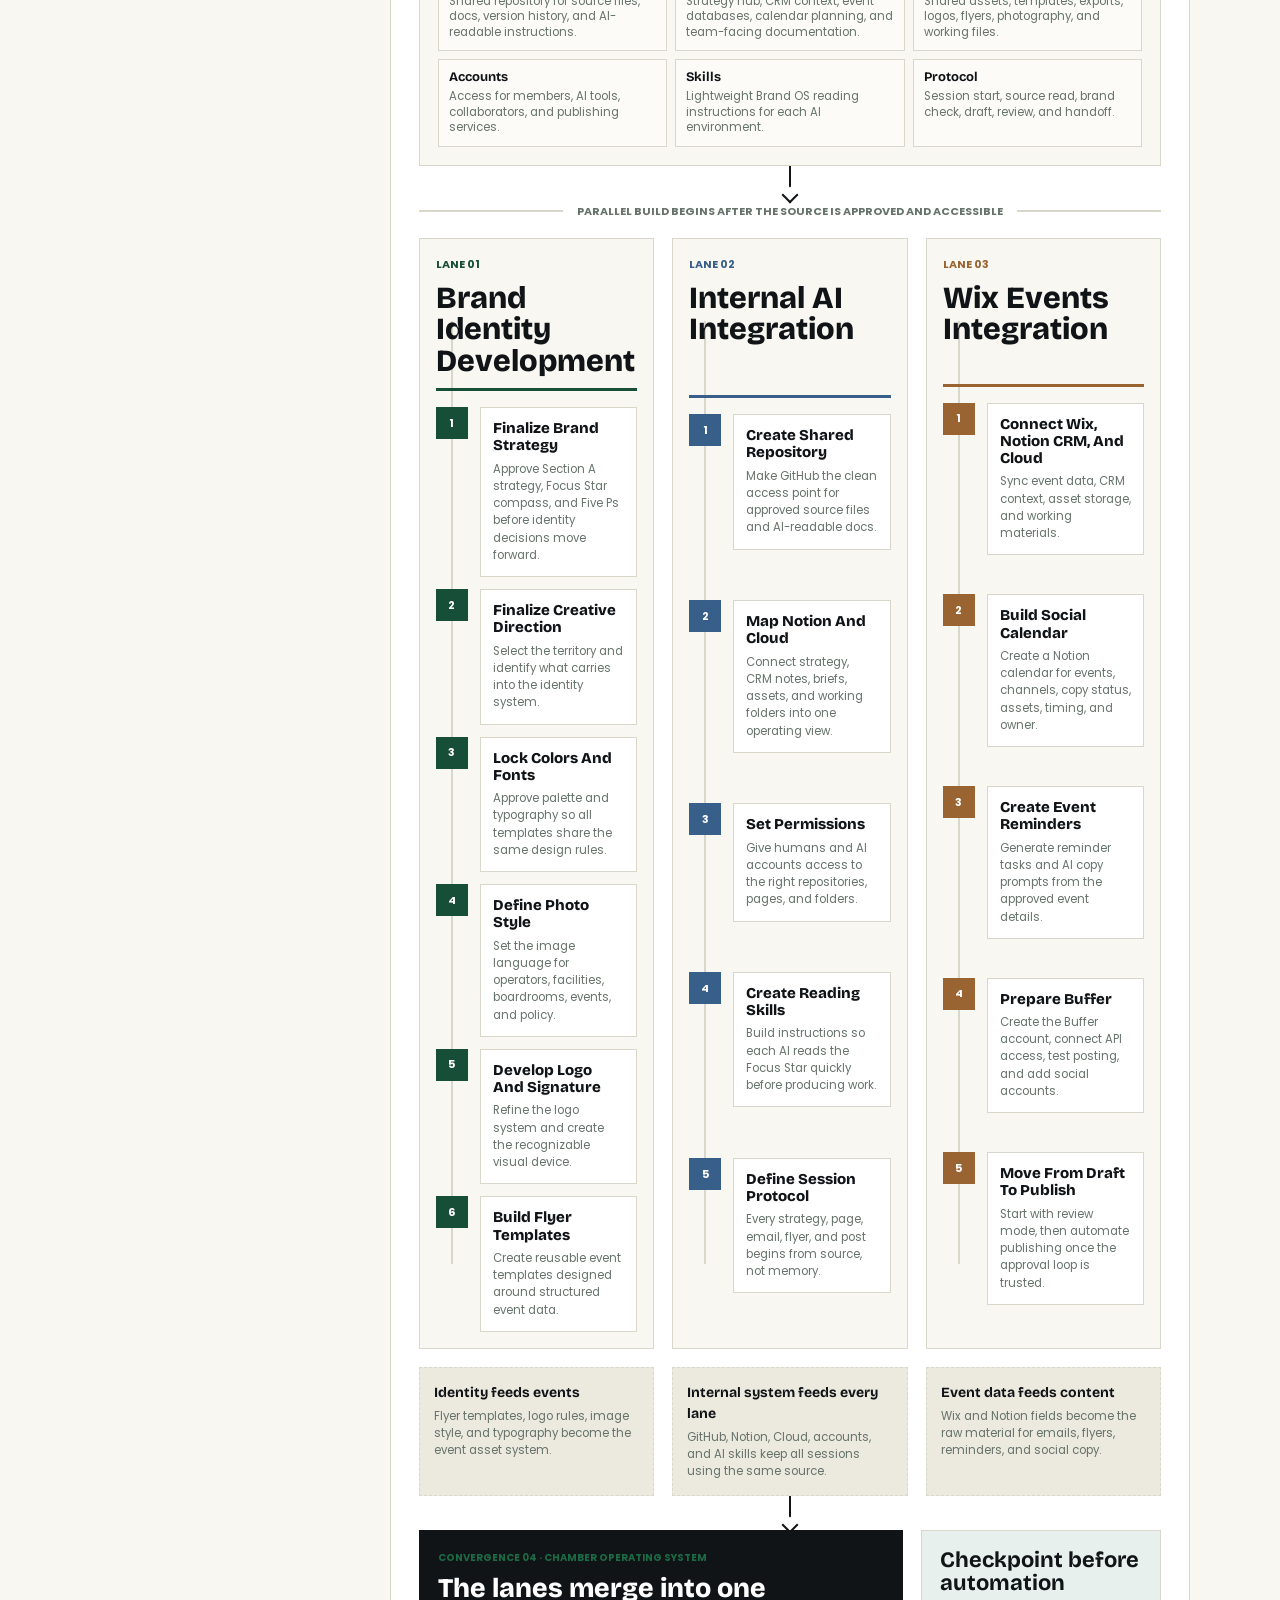
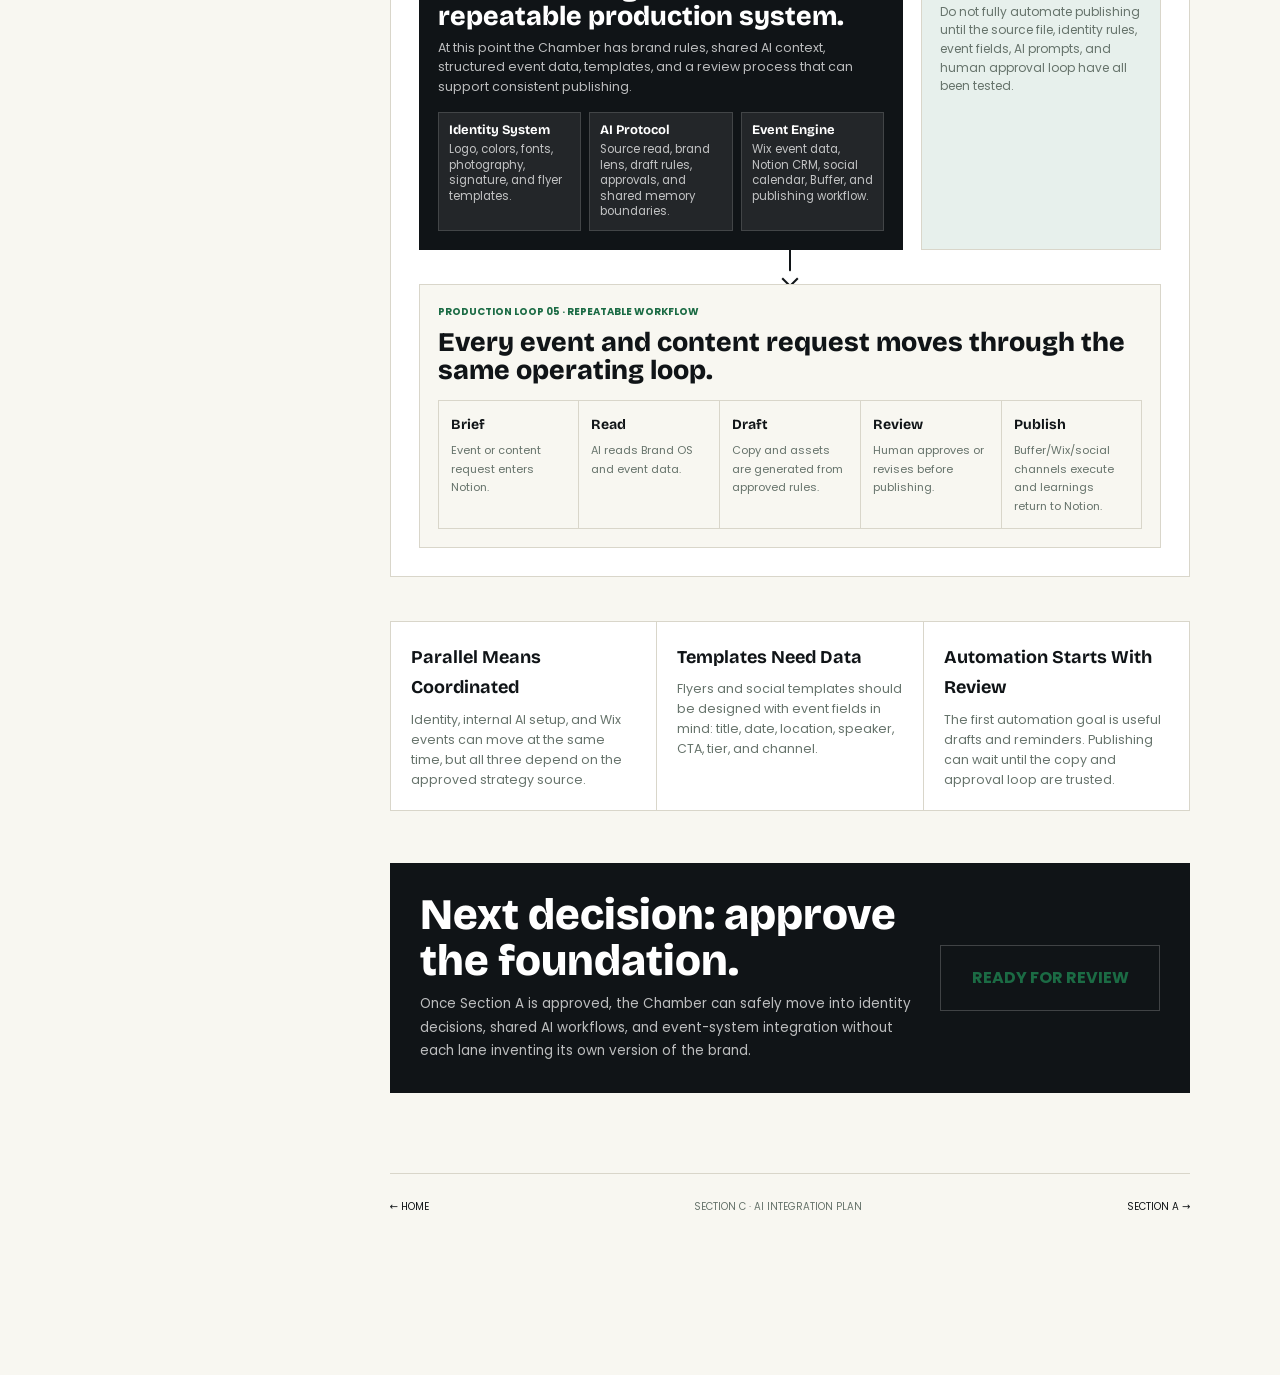
<file: ai-integration-plan.html>
<!DOCTYPE html>
<html lang="en">
<head>
<meta charset="UTF-8">
<meta name="viewport" content="width=device-width, initial-scale=1">
<title>AI Integration Plan &middot; CCC Brand OS</title>
<link rel="preconnect" href="https://fonts.googleapis.com">
<link rel="preconnect" href="https://fonts.gstatic.com" crossorigin>
<link href="https://fonts.googleapis.com/css2?family=Bricolage+Grotesque:opsz,wght@12..96,400;12..96,600;12..96,700;12..96,800&amp;family=Poppins:wght@300;400;500;600;700&amp;display=swap" rel="stylesheet">
<link rel="stylesheet" href="assets/style.css">
<style>
:root {
  --accent: #1B6B44;
  --accent-soft: rgba(27, 107, 68, 0.10);
  --bg: #F8F7F1;
  --panel: #FFFFFF;
  --dark: #101417;
  --text: #101417;
  --muted: #66736B;
  --border: #D9D6CA;
  --border-soft: #ECE9DE;
  --brand: #1B6B44;
  --identity: #174E38;
  --internal: #385F8A;
  --events: #9A6432;
  --cloud: #553C66;
}

.ai-plan * {
  letter-spacing: 0 !important;
}

.ai-plan main.content {
  max-width: 1280px;
}

.ai-hero {
  display: grid;
  grid-template-columns: minmax(0, 1fr) 310px;
  gap: 48px;
  align-items: end;
  padding-bottom: 44px;
  border-bottom: 1px solid var(--border);
  margin-bottom: 46px;
}

.ai-hero h1 {
  max-width: 12ch;
}

.ai-hero .page-subtitle {
  font-family: var(--ff-b);
  font-size: clamp(17px, 1.8vw, 22px);
  line-height: 1.55;
  max-width: 760px;
  margin-bottom: 0;
}

.plan-seal {
  min-height: 280px;
  border: 1px solid var(--border);
  background: var(--dark);
  color: #fff;
  padding: 28px;
  display: grid;
  align-content: space-between;
}

.seal-kicker,
.gate-kicker,
.lane-kicker,
.micro-label {
  font-family: var(--ff-b);
  font-size: 11px;
  font-weight: 700;
  text-transform: uppercase;
  color: var(--accent);
}

.seal-title {
  font-family: var(--ff-h);
  font-size: 34px;
  line-height: 1.02;
  font-weight: 800;
}

.seal-foot {
  font-family: var(--ff-b);
  font-size: 12px;
  color: rgba(255,255,255,0.62);
  line-height: 1.5;
}

.foundation-gate {
  background: var(--dark);
  color: #fff;
  padding: 34px;
  margin: 0 0 32px;
  display: grid;
  grid-template-columns: minmax(0, 1fr) minmax(260px, 0.45fr);
  gap: 28px;
  align-items: start;
}

.foundation-gate h2 {
  color: #fff;
  font-size: clamp(28px, 4vw, 48px);
  line-height: 1.02;
  margin: 8px 0 14px;
}

.foundation-gate p {
  color: rgba(255,255,255,0.72);
  font-family: var(--ff-b);
  font-size: 14px;
  max-width: 760px;
  margin: 0;
}

.approval-list {
  display: grid;
  gap: 8px;
}

.approval-item {
  display: grid;
  grid-template-columns: 26px 1fr;
  gap: 10px;
  align-items: start;
  padding: 12px;
  background: rgba(255,255,255,0.07);
  border: 1px solid rgba(255,255,255,0.12);
  font-family: var(--ff-b);
  font-size: 12px;
  color: rgba(255,255,255,0.78);
}

.approval-item strong {
  color: #fff;
  display: block;
  font-size: 13px;
}

.approval-dot {
  width: 18px;
  height: 18px;
  border: 2px solid var(--accent);
  margin-top: 3px;
}

.operating-rule {
  border: 1px solid var(--border);
  background: var(--panel);
  margin: 0 0 42px;
  display: grid;
  grid-template-columns: 220px 1fr;
}

.operating-rule .micro-label {
  padding: 22px;
  border-right: 1px solid var(--border);
  color: var(--accent);
}

.operating-rule p {
  padding: 22px 26px;
  margin: 0;
  max-width: 100%;
  color: var(--text);
  font-family: var(--ff-b);
  font-size: 14px;
}

.implementation-map {
  background: var(--panel);
  border: 1px solid var(--border);
  margin: 0 0 44px;
  padding: 28px;
}

.map-header {
  display: grid;
  grid-template-columns: minmax(0, 1fr) minmax(260px, 0.45fr);
  gap: 28px;
  align-items: end;
  padding-bottom: 24px;
  border-bottom: 2px solid var(--text);
  margin-bottom: 24px;
}

.map-header h2 {
  font-size: clamp(30px, 4.2vw, 54px);
  line-height: 1;
  margin: 8px 0 0;
}

.map-header p {
  font-family: var(--ff-b);
  font-size: 13px;
  color: var(--muted);
  line-height: 1.65;
  margin: 0;
}

.flow-node {
  position: relative;
  background: var(--bg);
  border: 1px solid var(--border);
  padding: 18px;
}

.flow-node.dark {
  background: var(--dark);
  color: #fff;
  border-color: var(--dark);
}

.flow-node.dark .node-body,
.flow-node.dark .node-list li {
  color: rgba(255,255,255,0.72);
}

.flow-node.dark .node-list li {
  background: rgba(255,255,255,0.08);
  border-color: rgba(255,255,255,0.14);
}

.flow-node.dark .node-list strong {
  color: #fff;
}

.node-label {
  font-family: var(--ff-b);
  font-size: 10px;
  font-weight: 700;
  text-transform: uppercase;
  color: var(--accent);
  margin-bottom: 8px;
}

.node-title {
  font-family: var(--ff-h);
  font-weight: 800;
  font-size: clamp(18px, 2.1vw, 27px);
  line-height: 1.05;
  margin-bottom: 8px;
}

.node-body {
  font-family: var(--ff-b);
  font-size: 12.5px;
  line-height: 1.55;
  color: var(--muted);
  margin: 0;
  max-width: 100%;
}

.node-list {
  display: grid;
  grid-template-columns: repeat(3, minmax(0, 1fr));
  gap: 8px;
  margin-top: 16px;
}

.node-list li {
  border: 1px solid var(--border);
  background: rgba(255,255,255,0.45);
  padding: 10px;
  font-family: var(--ff-b);
  font-size: 11.5px;
  line-height: 1.35;
  color: var(--muted);
}

.node-list strong {
  display: block;
  color: var(--text);
  font-family: var(--ff-h);
  font-size: 13px;
  line-height: 1.15;
  margin-bottom: 4px;
}

.map-arrow {
  width: 2px;
  height: 34px;
  background: var(--text);
  margin: 0 auto;
  position: relative;
}

.map-arrow::after {
  content: "";
  position: absolute;
  left: 50%;
  bottom: -1px;
  width: 12px;
  height: 12px;
  border-right: 2px solid var(--text);
  border-bottom: 2px solid var(--text);
  transform: translateX(-50%) rotate(45deg);
  background: var(--panel);
}

.split-band {
  display: grid;
  grid-template-columns: 1fr auto 1fr;
  align-items: center;
  gap: 14px;
  margin: 2px 0 18px;
}

.split-band::before,
.split-band::after {
  content: "";
  height: 2px;
  background: var(--border);
}

.split-band span {
  font-family: var(--ff-b);
  font-size: 11px;
  font-weight: 700;
  text-transform: uppercase;
  color: var(--muted);
  white-space: nowrap;
}

.flow-lanes {
  display: grid;
  grid-template-columns: repeat(3, minmax(0, 1fr));
  gap: 18px;
  align-items: stretch;
}

.flow-lane {
  position: relative;
  display: grid;
  gap: 12px;
  padding: 16px;
  border: 1px solid var(--border);
  background: var(--bg);
}

.flow-lane::before {
  content: "";
  position: absolute;
  top: 82px;
  bottom: 84px;
  left: 31px;
  width: 2px;
  background: var(--border);
}

.flow-lane.identity { --lane-color: var(--identity); }
.flow-lane.internal { --lane-color: var(--internal); }
.flow-lane.events { --lane-color: var(--events); }

.lane-flow-head {
  border-bottom: 3px solid var(--lane-color);
  padding-bottom: 12px;
  margin-bottom: 4px;
  position: relative;
  z-index: 1;
}

.lane-flow-head .lane-kicker {
  color: var(--lane-color);
}

.lane-flow-title {
  font-family: var(--ff-h);
  font-weight: 800;
  font-size: clamp(22px, 2.4vw, 31px);
  line-height: 1.02;
  margin-top: 8px;
}

.flow-step {
  position: relative;
  z-index: 1;
  display: grid;
  grid-template-columns: 32px 1fr;
  gap: 12px;
  align-items: start;
  min-height: 86px;
}

.flow-step-num {
  width: 32px;
  height: 32px;
  background: var(--lane-color);
  color: #fff;
  display: grid;
  place-items: center;
  font-family: var(--ff-b);
  font-size: 11px;
  font-weight: 700;
}

.flow-step-copy {
  background: var(--panel);
  border: 1px solid var(--border);
  padding: 12px;
}

.flow-step-copy h3 {
  font-family: var(--ff-h);
  font-size: 15px;
  line-height: 1.15;
  margin: 0 0 6px;
}

.flow-step-copy p {
  font-family: var(--ff-b);
  color: var(--muted);
  font-size: 11.5px;
  line-height: 1.5;
  margin: 0;
}

.dependency-row {
  display: grid;
  grid-template-columns: repeat(3, minmax(0, 1fr));
  gap: 18px;
  margin-top: 18px;
}

.dependency {
  border: 1px dashed var(--border);
  padding: 14px;
  background: var(--border-soft);
  font-family: var(--ff-b);
  font-size: 11.5px;
  line-height: 1.5;
  color: var(--muted);
}

.dependency strong {
  display: block;
  color: var(--text);
  font-family: var(--ff-h);
  font-size: 14px;
  margin-bottom: 5px;
}

.convergence {
  display: grid;
  grid-template-columns: minmax(0, 1fr) 240px;
  gap: 18px;
  align-items: stretch;
}

.operating-loop {
  display: grid;
  grid-template-columns: repeat(5, minmax(0, 1fr));
  gap: 0;
  border-top: 1px solid var(--border);
  border-left: 1px solid var(--border);
  margin-top: 16px;
}

.loop-step {
  padding: 12px;
  border-right: 1px solid var(--border);
  border-bottom: 1px solid var(--border);
  font-family: var(--ff-b);
  font-size: 11px;
  color: var(--muted);
}

.loop-step strong {
  display: block;
  color: var(--text);
  font-family: var(--ff-h);
  font-size: 14px;
  margin-bottom: 4px;
}

.decision-box {
  border: 1px solid var(--border);
  background: var(--accent-soft);
  padding: 18px;
}

.decision-box strong {
  display: block;
  font-family: var(--ff-h);
  font-size: 22px;
  line-height: 1.05;
  margin-bottom: 8px;
}

.decision-box p {
  font-family: var(--ff-b);
  font-size: 12px;
  line-height: 1.55;
  color: var(--muted);
  margin: 0;
}

.parallel-note {
  display: grid;
  grid-template-columns: repeat(3, 1fr);
  border-top: 1px solid var(--border);
  border-left: 1px solid var(--border);
  margin: 28px 0 52px;
}

.note-cell {
  padding: 20px;
  border-right: 1px solid var(--border);
  border-bottom: 1px solid var(--border);
  background: var(--panel);
}

.note-cell strong {
  display: block;
  font-family: var(--ff-h);
  font-size: 18px;
  margin-bottom: 7px;
}

.note-cell p {
  font-family: var(--ff-b);
  color: var(--muted);
  font-size: 12.5px;
  line-height: 1.6;
  margin: 0;
}

.handoff-strip {
  background: var(--dark);
  color: #fff;
  padding: 30px;
  display: grid;
  grid-template-columns: minmax(0, 1fr) minmax(220px, 0.35fr);
  gap: 24px;
  align-items: center;
}

.handoff-strip h2 {
  color: #fff;
  font-size: clamp(26px, 3.4vw, 44px);
  margin: 0 0 8px;
}

.handoff-strip p {
  color: rgba(255,255,255,0.72);
  margin: 0;
  font-family: var(--ff-b);
  font-size: 13.5px;
}

.handoff-badge {
  border: 1px solid rgba(255,255,255,0.2);
  padding: 18px;
  font-family: var(--ff-b);
  font-weight: 700;
  color: var(--accent);
  text-transform: uppercase;
  text-align: center;
}

@media (max-width: 980px) {
  .ai-hero,
  .foundation-gate,
  .operating-rule,
  .map-header,
  .flow-lanes,
  .dependency-row,
  .convergence,
  .parallel-note,
  .handoff-strip {
    grid-template-columns: 1fr;
  }

  .operating-rule .micro-label {
    border-right: none;
    border-bottom: 1px solid var(--border);
  }

  .node-list,
  .operating-loop {
    grid-template-columns: 1fr;
  }
}

@media (max-width: 680px) {
  .plan-seal {
    min-height: 220px;
  }

  .foundation-gate,
  .handoff-strip {
    padding: 24px;
  }

  .implementation-map {
    padding: 18px;
  }

  .split-band {
    grid-template-columns: 1fr;
    text-align: center;
  }

  .split-band::before,
  .split-band::after {
    display: none;
  }
}
</style>
</head>
<body class="ai-plan">
<div class="shell">

<aside class="sidebar">
  <div class="brand-mark">
    <div class="wordmark">Cannabis Chamber<br>of Commerce</div>
    <div class="sub">Brand OS &middot; v2 &middot; 2026</div>
  </div>

  <div class="nav-section">
    <div class="label">Sections</div>

    <details class="nav-group" open>
      <summary><span class="group-letter">&middot;</span><span class="group-label">Overview</span></summary>
      <div class="nav-list"><a href="index.html">Home</a></div>
    </details>

    <details class="nav-group" open>
      <summary><span class="group-letter">A</span><span class="group-label">Focus Star</span></summary>
      <div class="nav-list"><a href="focus-star.html">Strategy Foundation</a></div>
    </details>

    <details class="nav-group" open>
      <summary><span class="group-letter">B</span><span class="group-label">Creative Direction</span></summary>
      <div class="nav-list">
        <a href="creative-direction.html">Creative Direction</a>
      </div>
    </details>

    <details class="nav-group" open>
      <summary><span class="group-letter">C</span><span class="group-label">AI Integration</span></summary>
      <div class="nav-list"><a href="ai-integration-plan.html" class="active">C1 Integration Plan</a></div>
    </details>
  </div>

  <div class="toolbar-mini">
    <div class="row"><span>Source</span><strong>Brand OS</strong></div>
    <div class="row"><span>Updated</span><strong>2026-05-05</strong></div>
    <div class="row"><span>Phase</span><strong>Integration Plan</strong></div>
  </div>
</aside>

<main class="content">

  <section class="ai-hero">
    <div>
      <span class="eyebrow">Cannabis Chamber of Commerce &middot; AI Integration</span>
      <h1 class="page-title">One source. Many sessions<span class="dot">.</span></h1>
      <p class="page-subtitle">A practical rollout plan for turning the approved strategy into the shared lens for every AI session, member workflow, content draft, strategy pass, landing page, email, event asset, and social post.</p>
    </div>
    <div class="plan-seal">
      <div class="seal-kicker">Operating Model</div>
      <div class="seal-title">Brand OS<br>as source of truth</div>
      <div class="seal-foot">Strategy approval comes first, then identity, internal AI workflows, and event automation move in parallel.</div>
    </div>
  </section>

  <section class="implementation-map" aria-label="Strategic implementation flowchart">
    <div class="map-header">
      <div>
        <div class="micro-label">Strategic Implementation Map</div>
        <h2>From strategy approval to operating system.</h2>
      </div>
      <p>This is the whole rollout as a sequence: approve the source, build the shared infrastructure, run three parallel lanes, then converge into one repeatable content and event engine.</p>
    </div>

    <div class="flow-node dark">
      <div class="node-label">Gate 00 &middot; Approval</div>
      <div class="node-title">Approve Brand OS Section A as the canonical strategy layer.</div>
      <p class="node-body">Nothing scales cleanly until the strategy is approved. This gate locks the Focus Star compass, Five Ps positioning, audience, promise, purpose, personality, and offering.</p>
      <ul class="node-list">
        <li><strong>Decision</strong> Strategy approved by Chamber leadership.</li>
        <li><strong>Rule</strong> Every AI session starts from this source.</li>
        <li><strong>Filter</strong> Raise a standard, create opportunity, or correct a misconception.</li>
      </ul>
    </div>

    <div class="map-arrow"></div>

    <div class="flow-node">
      <div class="node-label">Foundation 01 &middot; Source Infrastructure</div>
      <div class="node-title">Create the shared source-of-truth system before adding automation.</div>
      <p class="node-body">This layer makes the Brand OS readable by humans, AI sessions, collaborators, and future workflows. It prevents different tools from inventing different versions of the Chamber.</p>
      <ul class="node-list">
        <li><strong>GitHub</strong> Shared repository for source files, docs, version history, and AI-readable instructions.</li>
        <li><strong>Notion</strong> Strategy hub, CRM context, event databases, calendar planning, and team-facing documentation.</li>
        <li><strong>Cloud Folder</strong> Shared assets, templates, exports, logos, flyers, photography, and working files.</li>
        <li><strong>Accounts</strong> Access for members, AI tools, collaborators, and publishing services.</li>
        <li><strong>Skills</strong> Lightweight Brand OS reading instructions for each AI environment.</li>
        <li><strong>Protocol</strong> Session start, source read, brand check, draft, review, and handoff.</li>
      </ul>
    </div>

    <div class="map-arrow"></div>
    <div class="split-band"><span>Parallel build begins after the source is approved and accessible</span></div>

    <div class="flow-lanes">
      <div class="flow-lane identity">
        <div class="lane-flow-head">
          <div class="lane-kicker">Lane 01</div>
          <div class="lane-flow-title">Brand Identity Development</div>
        </div>
        <div class="flow-step"><div class="flow-step-num">1</div><div class="flow-step-copy"><h3>Finalize Brand Strategy</h3><p>Approve Section A strategy, Focus Star compass, and Five Ps before identity decisions move forward.</p></div></div>
        <div class="flow-step"><div class="flow-step-num">2</div><div class="flow-step-copy"><h3>Finalize Creative Direction</h3><p>Select the territory and identify what carries into the identity system.</p></div></div>
        <div class="flow-step"><div class="flow-step-num">3</div><div class="flow-step-copy"><h3>Lock Colors And Fonts</h3><p>Approve palette and typography so all templates share the same design rules.</p></div></div>
        <div class="flow-step"><div class="flow-step-num">4</div><div class="flow-step-copy"><h3>Define Photo Style</h3><p>Set the image language for operators, facilities, boardrooms, events, and policy.</p></div></div>
        <div class="flow-step"><div class="flow-step-num">5</div><div class="flow-step-copy"><h3>Develop Logo And Signature</h3><p>Refine the logo system and create the recognizable visual device.</p></div></div>
        <div class="flow-step"><div class="flow-step-num">6</div><div class="flow-step-copy"><h3>Build Flyer Templates</h3><p>Create reusable event templates designed around structured event data.</p></div></div>
      </div>

      <div class="flow-lane internal">
        <div class="lane-flow-head">
          <div class="lane-kicker">Lane 02</div>
          <div class="lane-flow-title">Internal AI Integration</div>
        </div>
        <div class="flow-step"><div class="flow-step-num">1</div><div class="flow-step-copy"><h3>Create Shared Repository</h3><p>Make GitHub the clean access point for approved source files and AI-readable docs.</p></div></div>
        <div class="flow-step"><div class="flow-step-num">2</div><div class="flow-step-copy"><h3>Map Notion And Cloud</h3><p>Connect strategy, CRM notes, briefs, assets, and working folders into one operating view.</p></div></div>
        <div class="flow-step"><div class="flow-step-num">3</div><div class="flow-step-copy"><h3>Set Permissions</h3><p>Give humans and AI accounts access to the right repositories, pages, and folders.</p></div></div>
        <div class="flow-step"><div class="flow-step-num">4</div><div class="flow-step-copy"><h3>Create Reading Skills</h3><p>Build instructions so each AI reads the Focus Star quickly before producing work.</p></div></div>
        <div class="flow-step"><div class="flow-step-num">5</div><div class="flow-step-copy"><h3>Define Session Protocol</h3><p>Every strategy, page, email, flyer, and post begins from source, not memory.</p></div></div>
      </div>

      <div class="flow-lane events">
        <div class="lane-flow-head">
          <div class="lane-kicker">Lane 03</div>
          <div class="lane-flow-title">Wix Events Integration</div>
        </div>
        <div class="flow-step"><div class="flow-step-num">1</div><div class="flow-step-copy"><h3>Connect Wix, Notion CRM, And Cloud</h3><p>Sync event data, CRM context, asset storage, and working materials.</p></div></div>
        <div class="flow-step"><div class="flow-step-num">2</div><div class="flow-step-copy"><h3>Build Social Calendar</h3><p>Create a Notion calendar for events, channels, copy status, assets, timing, and owner.</p></div></div>
        <div class="flow-step"><div class="flow-step-num">3</div><div class="flow-step-copy"><h3>Create Event Reminders</h3><p>Generate reminder tasks and AI copy prompts from the approved event details.</p></div></div>
        <div class="flow-step"><div class="flow-step-num">4</div><div class="flow-step-copy"><h3>Prepare Buffer</h3><p>Create the Buffer account, connect API access, test posting, and add social accounts.</p></div></div>
        <div class="flow-step"><div class="flow-step-num">5</div><div class="flow-step-copy"><h3>Move From Draft To Publish</h3><p>Start with review mode, then automate publishing once the approval loop is trusted.</p></div></div>
      </div>
    </div>

    <div class="dependency-row">
      <div class="dependency"><strong>Identity feeds events</strong> Flyer templates, logo rules, image style, and typography become the event asset system.</div>
      <div class="dependency"><strong>Internal system feeds every lane</strong> GitHub, Notion, Cloud, accounts, and AI skills keep all sessions using the same source.</div>
      <div class="dependency"><strong>Event data feeds content</strong> Wix and Notion fields become the raw material for emails, flyers, reminders, and social copy.</div>
    </div>

    <div class="map-arrow"></div>

    <div class="convergence">
      <div class="flow-node dark">
        <div class="node-label">Convergence 04 &middot; Chamber Operating System</div>
        <div class="node-title">The lanes merge into one repeatable production system.</div>
        <p class="node-body">At this point the Chamber has brand rules, shared AI context, structured event data, templates, and a review process that can support consistent publishing.</p>
        <ul class="node-list">
          <li><strong>Identity System</strong> Logo, colors, fonts, photography, signature, and flyer templates.</li>
          <li><strong>AI Protocol</strong> Source read, brand lens, draft rules, approvals, and shared memory boundaries.</li>
          <li><strong>Event Engine</strong> Wix event data, Notion CRM, social calendar, Buffer, and publishing workflow.</li>
        </ul>
      </div>
      <div class="decision-box">
        <strong>Checkpoint before automation</strong>
        <p>Do not fully automate publishing until the source file, identity rules, event fields, AI prompts, and human approval loop have all been tested.</p>
      </div>
    </div>

    <div class="map-arrow"></div>

    <div class="flow-node">
      <div class="node-label">Production Loop 05 &middot; Repeatable Workflow</div>
      <div class="node-title">Every event and content request moves through the same operating loop.</div>
      <div class="operating-loop">
        <div class="loop-step"><strong>Brief</strong> Event or content request enters Notion.</div>
        <div class="loop-step"><strong>Read</strong> AI reads Brand OS and event data.</div>
        <div class="loop-step"><strong>Draft</strong> Copy and assets are generated from approved rules.</div>
        <div class="loop-step"><strong>Review</strong> Human approves or revises before publishing.</div>
        <div class="loop-step"><strong>Publish</strong> Buffer/Wix/social channels execute and learnings return to Notion.</div>
      </div>
    </div>
  </section>

  <section class="parallel-note">
    <div class="note-cell"><strong>Parallel Means Coordinated</strong><p>Identity, internal AI setup, and Wix events can move at the same time, but all three depend on the approved strategy source.</p></div>
    <div class="note-cell"><strong>Templates Need Data</strong><p>Flyers and social templates should be designed with event fields in mind: title, date, location, speaker, CTA, tier, and channel.</p></div>
    <div class="note-cell"><strong>Automation Starts With Review</strong><p>The first automation goal is useful drafts and reminders. Publishing can wait until the copy and approval loop are trusted.</p></div>
  </section>

  <section class="handoff-strip">
    <div>
      <h2>Next decision: approve the foundation.</h2>
      <p>Once Section A is approved, the Chamber can safely move into identity decisions, shared AI workflows, and event-system integration without each lane inventing its own version of the brand.</p>
    </div>
    <div class="handoff-badge">Ready for review</div>
  </section>

  <footer class="page-footer">
    <span><a href="index.html">&larr; Home</a></span>
    <span>Section C &middot; AI Integration Plan</span>
    <span><a href="focus-star.html">Section A &rarr;</a></span>
  </footer>

</main>
</div>
</body>
</html>
</file>
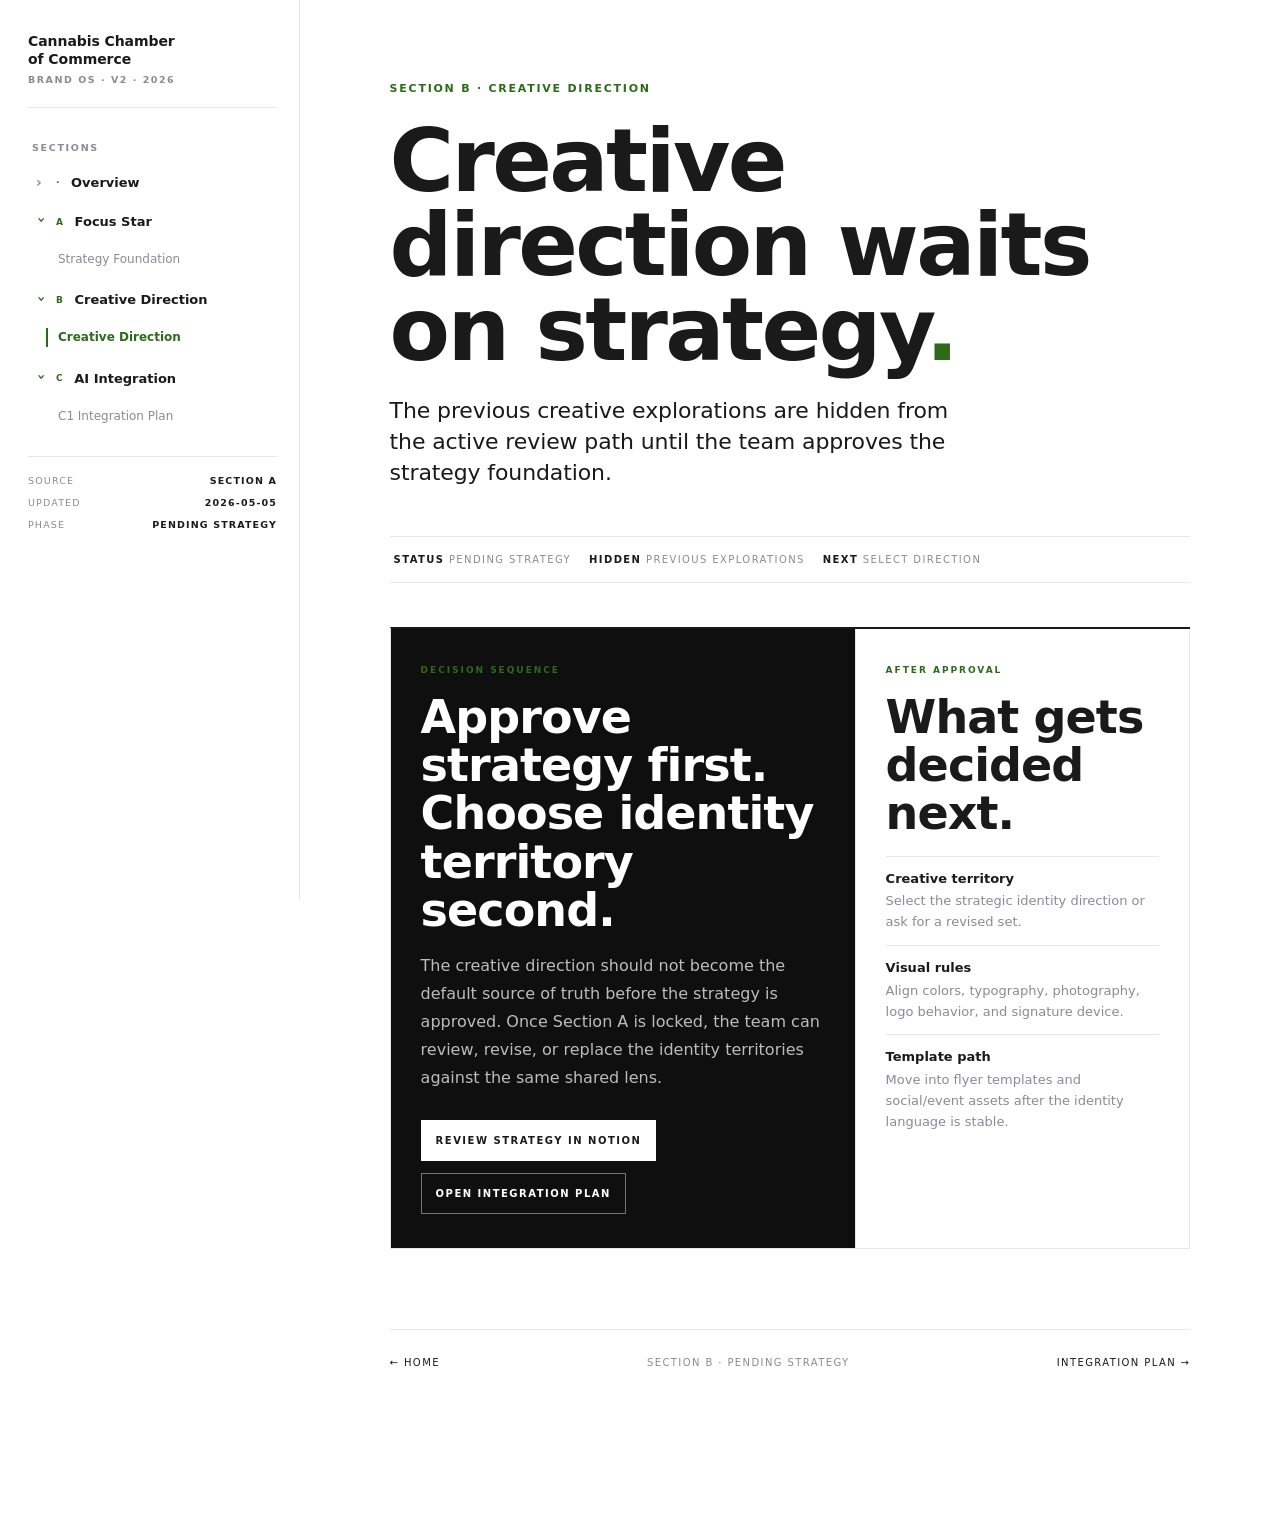
<file: creative-direction-crew.html>
<!DOCTYPE html>
<html lang="en">
<head>
<meta charset="UTF-8">
<meta name="viewport" content="width=device-width, initial-scale=1">
<meta http-equiv="refresh" content="0; url=creative-direction.html">
<link rel="canonical" href="creative-direction.html">
<title>Creative Direction · CCC Brand OS</title>
</head>
<body>
<p><a href="creative-direction.html">Creative direction is pending strategy approval.</a></p>
</body>
</html>
</file>
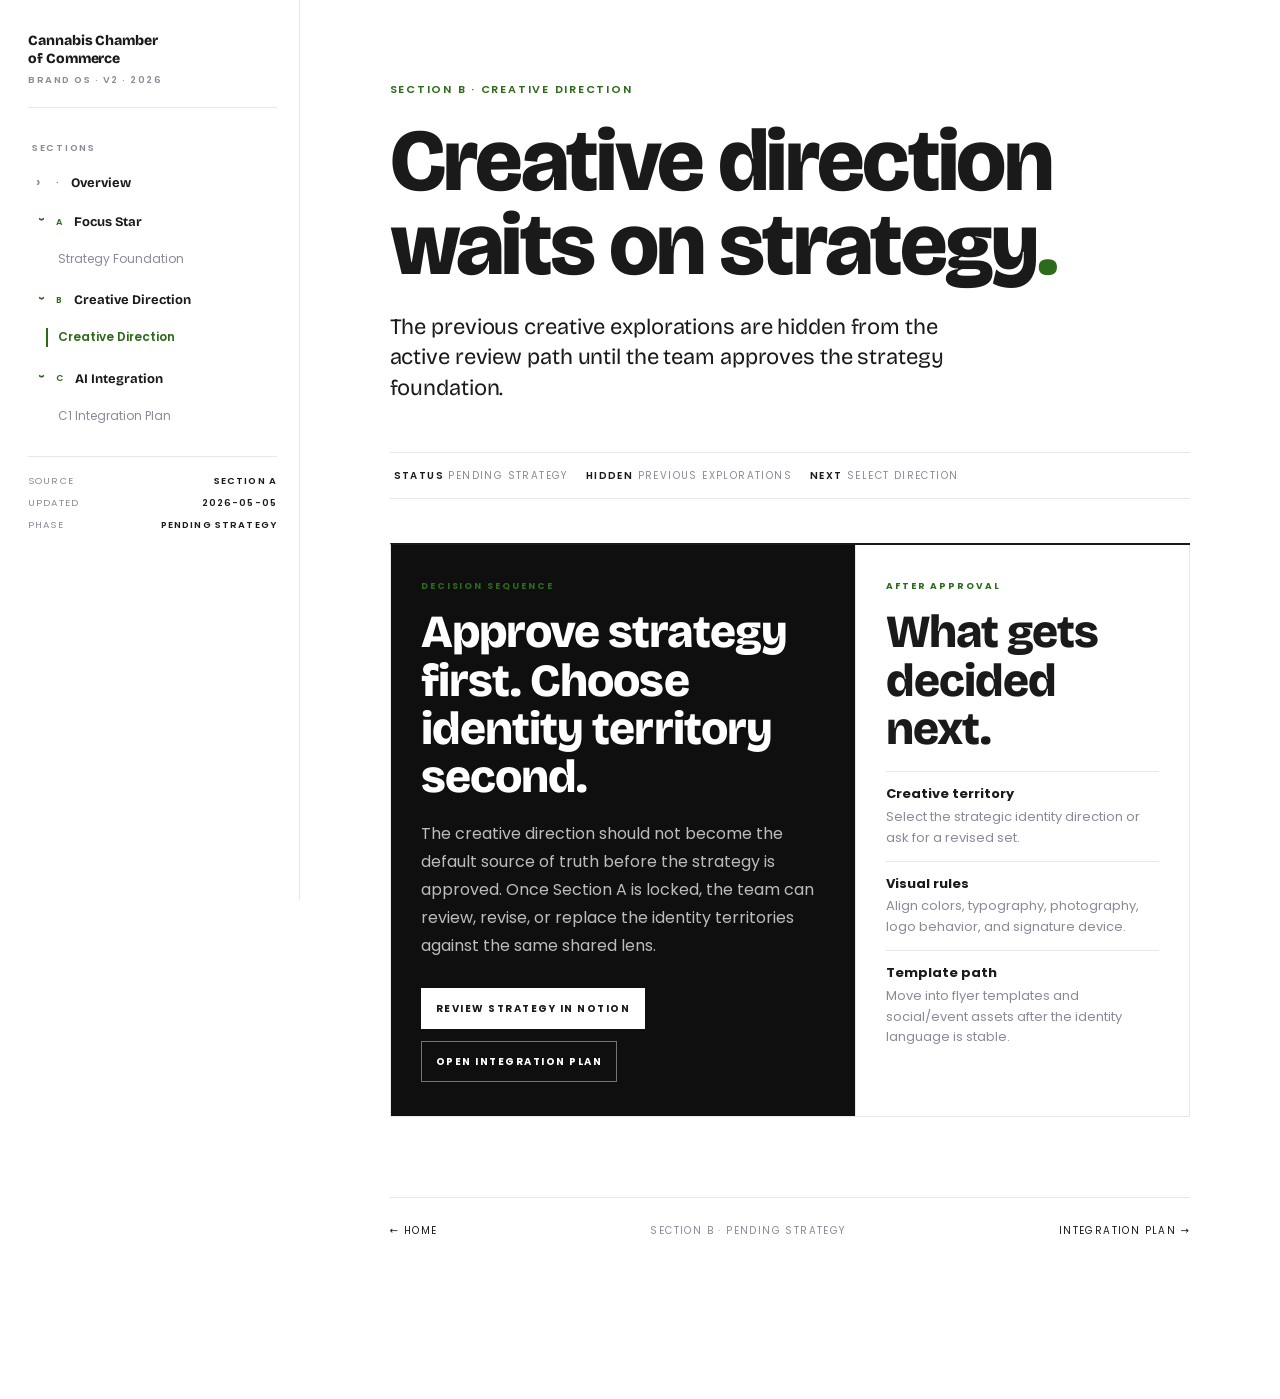
<file: creative-direction.html>
<!DOCTYPE html>
<html lang="en">
<head>
<meta charset="UTF-8">
<meta name="viewport" content="width=device-width, initial-scale=1">
<title>Creative Direction · CCC Brand OS</title>
<link rel="preconnect" href="https://fonts.googleapis.com">
<link rel="preconnect" href="https://fonts.gstatic.com" crossorigin>
<link href="https://fonts.googleapis.com/css2?family=Bricolage+Grotesque:opsz,wght@12..96,400;12..96,600;12..96,700;12..96,800&amp;family=Poppins:wght@300;400;500;600;700&amp;display=swap" rel="stylesheet">
<link rel="stylesheet" href="assets/style.css">
<style>
.direction-hold {
  border-top: 2px solid var(--text);
  border-left: 1px solid var(--border);
  display: grid;
  grid-template-columns: minmax(0, 1fr) minmax(280px, 0.72fr);
  margin: 12px 0 52px;
}
.hold-main,
.hold-side {
  border-right: 1px solid var(--border);
  border-bottom: 1px solid var(--border);
  padding: 34px 30px;
}
.hold-main {
  background: var(--dark);
  color: var(--white);
}
.hold-main h2,
.hold-main p {
  color: var(--white);
}
.hold-main p {
  color: rgba(255,255,255,0.72);
}
.hold-kicker {
  font-family: var(--ff-b);
  font-size: 9px;
  font-weight: 700;
  letter-spacing: 0.22em;
  text-transform: uppercase;
  color: var(--accent);
  margin-bottom: 14px;
}
.hold-main h2,
.hold-side h2 {
  font-size: clamp(28px, 4vw, 46px);
  margin: 0 0 18px;
}
.hold-actions {
  display: flex;
  gap: 12px;
  flex-wrap: wrap;
  margin-top: 28px;
}
.hold-link {
  border: 1px solid rgba(255,255,255,0.42);
  padding: 11px 14px;
  font-family: var(--ff-b);
  font-size: 10px;
  font-weight: 700;
  letter-spacing: 0.15em;
  text-transform: uppercase;
  color: var(--white);
}
.hold-link.primary {
  background: var(--white);
  color: var(--text);
  border-color: var(--white);
}
.decision-list {
  display: grid;
  gap: 12px;
}
.decision-list li {
  border-top: 1px solid var(--border);
  padding-top: 12px;
  font-size: 13px;
  line-height: 1.6;
  color: var(--muted);
}
.decision-list strong {
  display: block;
  color: var(--text);
  font-weight: 700;
  margin-bottom: 2px;
}
@media (max-width: 850px) {
  .direction-hold { grid-template-columns: 1fr; }
}
</style>
</head>
<body>
<div class="shell">

<aside class="sidebar">
  <div class="brand-mark">
    <div class="wordmark">Cannabis Chamber<br>of Commerce</div>
    <div class="sub">Brand OS &middot; v2 &middot; 2026</div>
  </div>

  <div class="nav-section">
    <div class="label">Sections</div>

    <details class="nav-group">
      <summary><span class="group-letter">&middot;</span><span class="group-label">Overview</span></summary>
      <div class="nav-list"><a href="index.html">Home</a></div>
    </details>

    <details class="nav-group" open>
      <summary><span class="group-letter">A</span><span class="group-label">Focus Star</span></summary>
      <div class="nav-list">
        <a href="focus-star.html">Strategy Foundation</a>
      </div>
    </details>

    <details class="nav-group" open>
      <summary><span class="group-letter">B</span><span class="group-label">Creative Direction</span></summary>
      <div class="nav-list">
        <a href="creative-direction.html" class="active">Creative Direction</a>
      </div>
    </details>

    <details class="nav-group" open>
      <summary><span class="group-letter">C</span><span class="group-label">AI Integration</span></summary>
      <div class="nav-list">
        <a href="ai-integration-plan.html">C1 Integration Plan</a>
      </div>
    </details>
  </div>

  <div class="toolbar-mini">
    <div class="row"><span>Source</span><strong>Section A</strong></div>
    <div class="row"><span>Updated</span><strong>2026-05-05</strong></div>
    <div class="row"><span>Phase</span><strong>Pending Strategy</strong></div>
  </div>
</aside>

<main class="content">
  <span class="eyebrow">Section B &middot; Creative Direction</span>
  <h1 class="page-title">Creative direction waits on strategy<span class="dot">.</span></h1>
  <p class="page-subtitle">The previous creative explorations are hidden from the active review path until the team approves the strategy foundation.</p>

  <div class="meta-row">
    <span><strong>Status</strong> Pending Strategy</span>
    <span><strong>Hidden</strong> Previous explorations</span>
    <span><strong>Next</strong> Select Direction</span>
  </div>

  <section class="direction-hold" aria-label="Creative direction status">
    <div class="hold-main">
      <div class="hold-kicker">Decision Sequence</div>
      <h2>Approve strategy first. Choose identity territory second.</h2>
      <p>The creative direction should not become the default source of truth before the strategy is approved. Once Section A is locked, the team can review, revise, or replace the identity territories against the same shared lens.</p>
      <div class="hold-actions">
        <a class="hold-link primary" href="https://www.notion.so/florian-philippe/The-Cannabis-Chamber-of-Commerce-357c22dccbf98080a794eb430c72c19d?source=copy_link" target="_blank" rel="noreferrer">Review Strategy In Notion</a>
        <a class="hold-link" href="ai-integration-plan.html">Open Integration Plan</a>
      </div>
    </div>
    <div class="hold-side">
      <div class="hold-kicker">After Approval</div>
      <h2>What gets decided next.</h2>
      <ul class="decision-list">
        <li><strong>Creative territory</strong> Select the strategic identity direction or ask for a revised set.</li>
        <li><strong>Visual rules</strong> Align colors, typography, photography, logo behavior, and signature device.</li>
        <li><strong>Template path</strong> Move into flyer templates and social/event assets after the identity language is stable.</li>
      </ul>
    </div>
  </section>

  <footer class="page-footer">
    <span><a href="index.html">&larr; Home</a></span>
    <span>Section B &middot; Pending Strategy</span>
    <span><a href="ai-integration-plan.html">Integration Plan &rarr;</a></span>
  </footer>

</main>
</div>
</body>
</html>
</file>
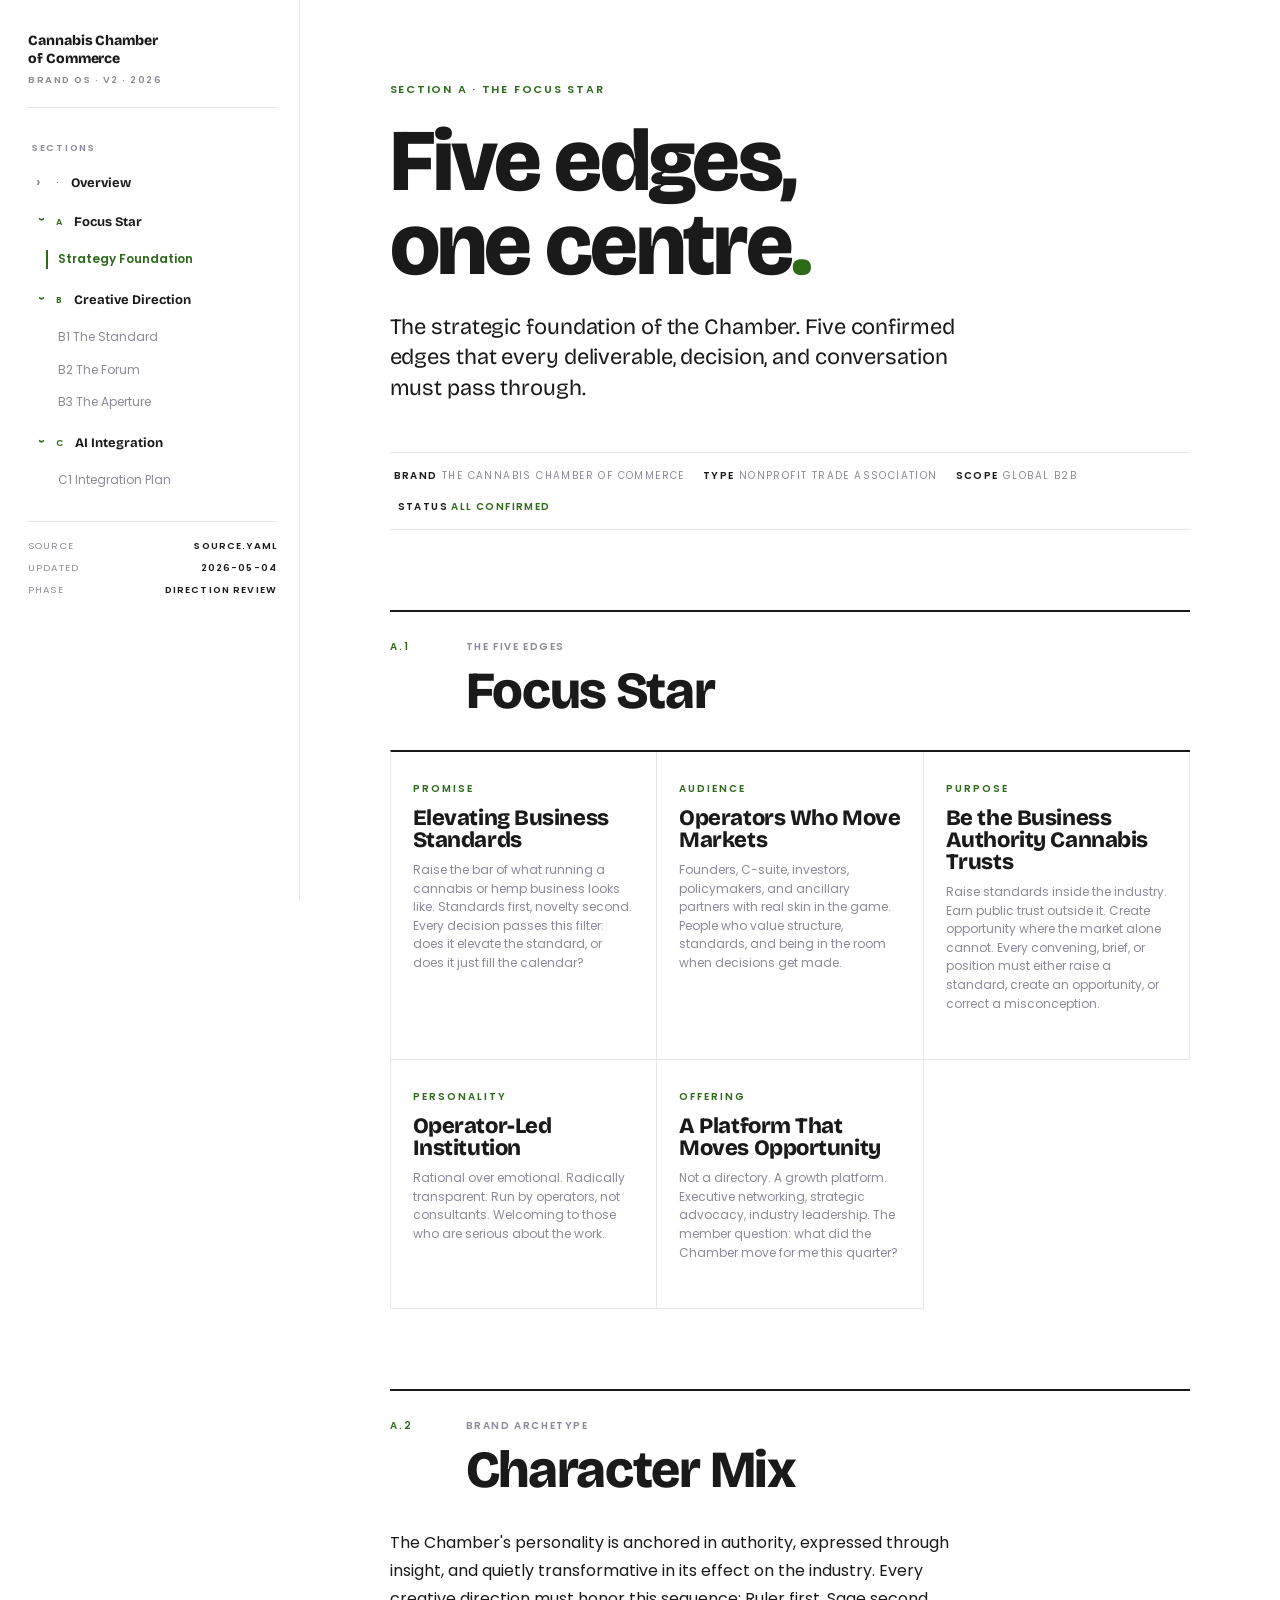
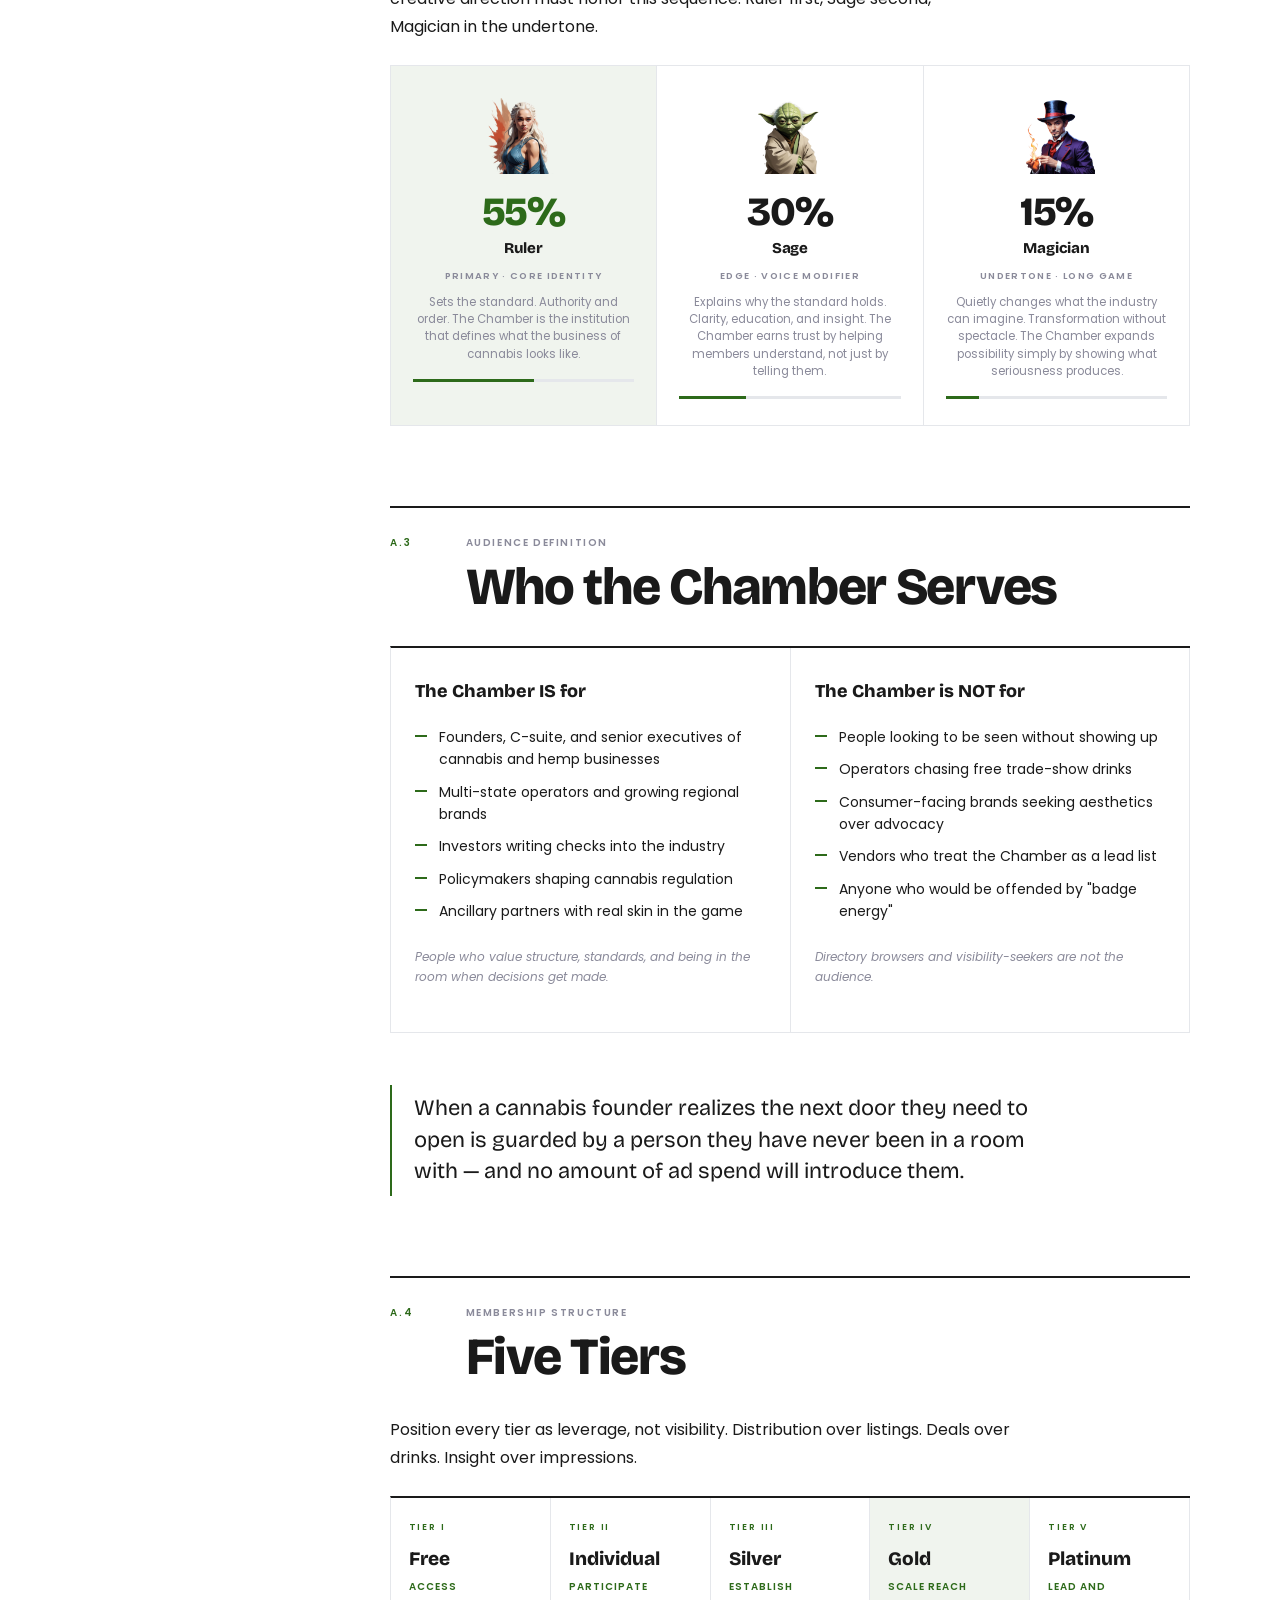
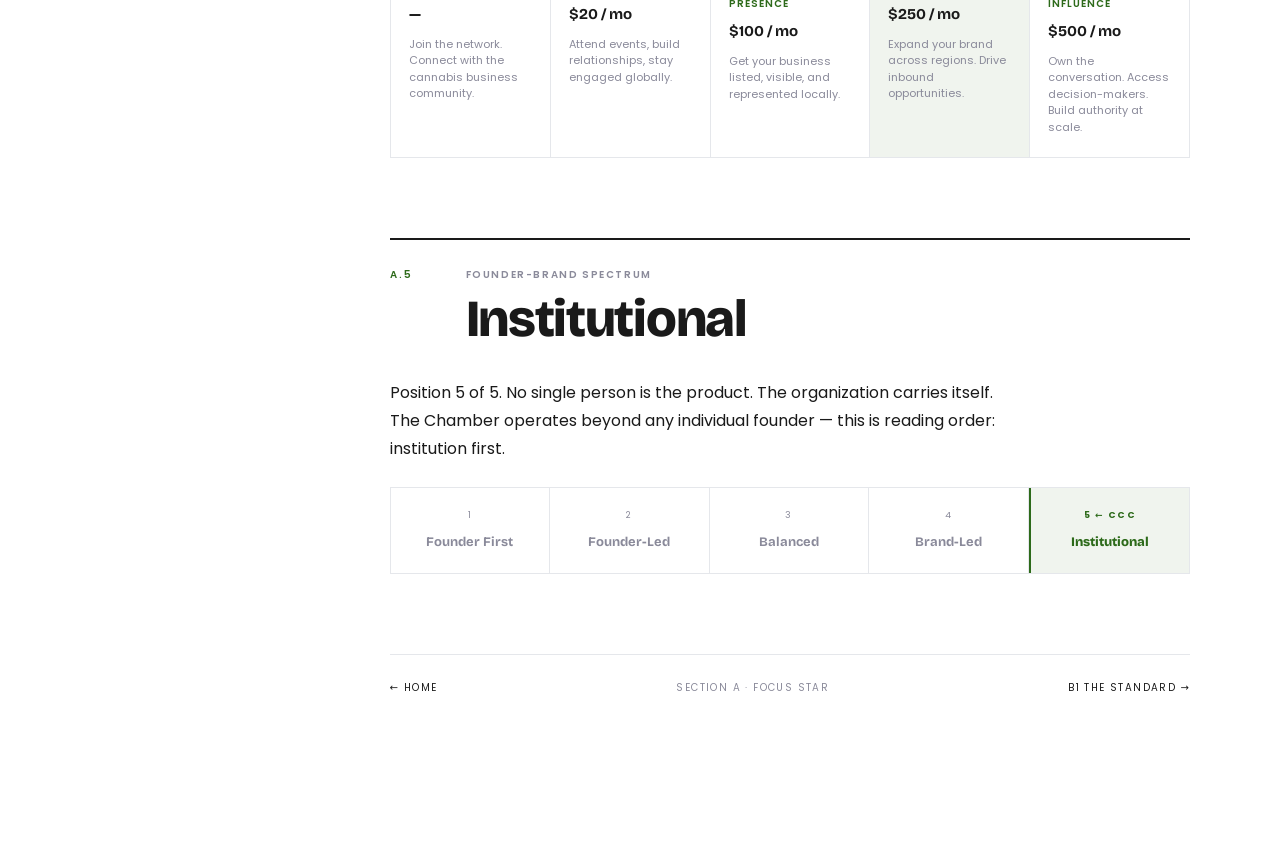
<file: focus-star.html>
<!DOCTYPE html>
<html lang="en">
<head>
<meta charset="UTF-8">
<meta name="viewport" content="width=device-width, initial-scale=1">
<title>Focus Star · CCC Brand OS</title>
<link rel="preconnect" href="https://fonts.googleapis.com">
<link rel="preconnect" href="https://fonts.gstatic.com" crossorigin>
<link href="https://fonts.googleapis.com/css2?family=Bricolage+Grotesque:opsz,wght@12..96,400;12..96,600;12..96,700;12..96,800&amp;family=Poppins:wght@300;400;500;600;700&amp;display=swap" rel="stylesheet">
<link rel="stylesheet" href="assets/style.css">
</head>
<body>
<div class="shell">

<aside class="sidebar">
  <div class="brand-mark">
    <div class="wordmark">Cannabis Chamber<br>of Commerce</div>
    <div class="sub">Brand OS &middot; v2 &middot; 2026</div>
  </div>

  <div class="nav-section">
    <div class="label">Sections</div>

    <details class="nav-group">
      <summary><span class="group-letter">&middot;</span><span class="group-label">Overview</span></summary>
      <div class="nav-list"><a href="index.html">Home</a></div>
    </details>

    <details class="nav-group" open>
      <summary><span class="group-letter">A</span><span class="group-label">Focus Star</span></summary>
      <div class="nav-list">
        <a href="focus-star.html" class="active">Strategy Foundation</a>
      </div>
    </details>

    <details class="nav-group" open>
      <summary><span class="group-letter">B</span><span class="group-label">Creative Direction</span></summary>
      <div class="nav-list">
        <a href="creative-direction-crew.html">B1 The Standard</a>
        <a href="creative-direction-posse.html">B2 The Forum</a>
        <a href="creative-direction-tribe.html">B3 The Aperture</a>
      </div>
    </details>

    <details class="nav-group" open>
      <summary><span class="group-letter">C</span><span class="group-label">AI Integration</span></summary>
      <div class="nav-list">
        <a href="ai-integration-plan.html">C1 Integration Plan</a>
      </div>
    </details>
  </div>

  <div class="toolbar-mini">
    <div class="row"><span>Source</span><strong>source.yaml</strong></div>
    <div class="row"><span>Updated</span><strong>2026-05-04</strong></div>
    <div class="row"><span>Phase</span><strong>Direction Review</strong></div>
  </div>
</aside>

<main class="content">

  <span class="eyebrow">Section A &middot; The Focus Star</span>
  <h1 class="page-title">Five edges,<br>one centre<span class="dot">.</span></h1>
  <p class="page-subtitle">The strategic foundation of the Chamber. Five confirmed edges that every deliverable, decision, and conversation must pass through.</p>

  <div class="meta-row">
    <span><strong>Brand</strong> The Cannabis Chamber of Commerce</span>
    <span><strong>Type</strong> Nonprofit Trade Association</span>
    <span><strong>Scope</strong> Global B2B</span>
    <span class="accent"><strong>Status</strong> All CONFIRMED</span>
  </div>

  <!-- A.1 FOCUS STAR -->
  <div class="section-label">
    <div class="section-number">A.1</div>
    <div class="section-head">
      <div class="kicker">The Five Edges</div>
      <h2>Focus Star</h2>
    </div>
  </div>

  <div class="focus-grid">
    <div class="focus-cell">
      <div class="p-num">PROMISE</div>
      <h4>Elevating Business Standards</h4>
      <p class="p-body">Raise the bar of what running a cannabis or hemp business looks like. Standards first, novelty second. Every decision passes this filter: does it elevate the standard, or does it just fill the calendar?</p>
    </div>
    <div class="focus-cell">
      <div class="p-num">AUDIENCE</div>
      <h4>Operators Who Move Markets</h4>
      <p class="p-body">Founders, C-suite, investors, policymakers, and ancillary partners with real skin in the game. People who value structure, standards, and being in the room when decisions get made.</p>
    </div>
    <div class="focus-cell">
      <div class="p-num">PURPOSE</div>
      <h4>Be the Business Authority Cannabis Trusts</h4>
      <p class="p-body">Raise standards inside the industry. Earn public trust outside it. Create opportunity where the market alone cannot. Every convening, brief, or position must either raise a standard, create an opportunity, or correct a misconception.</p>
    </div>
    <div class="focus-cell">
      <div class="p-num">PERSONALITY</div>
      <h4>Operator-Led Institution</h4>
      <p class="p-body">Rational over emotional. Radically transparent. Run by operators, not consultants. Welcoming to those who are serious about the work.</p>
    </div>
    <div class="focus-cell">
      <div class="p-num">OFFERING</div>
      <h4>A Platform That Moves Opportunity</h4>
      <p class="p-body">Not a directory. A growth platform. Executive networking, strategic advocacy, industry leadership. The member question: what did the Chamber move for me this quarter?</p>
    </div>
  </div>

  <!-- A.2 ARCHETYPE MIX -->
  <div class="section-label">
    <div class="section-number">A.2</div>
    <div class="section-head">
      <div class="kicker">Brand Archetype</div>
      <h2>Character Mix</h2>
    </div>
  </div>
  <p style="max-width:600px; margin-bottom:24px;">The Chamber's personality is anchored in authority, expressed through insight, and quietly transformative in its effect on the industry. Every creative direction must honor this sequence: Ruler first, Sage second, Magician in the undertone.</p>

  <div class="archetype-grid">
    <div class="archetype-card primary">
      <img src="assets/archetypes/Ruler.png" alt="Ruler archetype">
      <div class="archetype-pct">55%</div>
      <div class="archetype-name">Ruler</div>
      <div class="archetype-role">Primary &middot; Core Identity</div>
      <div class="archetype-essence">Sets the standard. Authority and order. The Chamber is the institution that defines what the business of cannabis looks like.</div>
      <div class="archetype-bar"><div class="archetype-bar-fill" style="width:55%"></div></div>
    </div>
    <div class="archetype-card">
      <img src="assets/archetypes/Sage.png" alt="Sage archetype">
      <div class="archetype-pct">30%</div>
      <div class="archetype-name">Sage</div>
      <div class="archetype-role">Edge &middot; Voice Modifier</div>
      <div class="archetype-essence">Explains why the standard holds. Clarity, education, and insight. The Chamber earns trust by helping members understand, not just by telling them.</div>
      <div class="archetype-bar"><div class="archetype-bar-fill" style="width:30%"></div></div>
    </div>
    <div class="archetype-card">
      <img src="assets/archetypes/Magician.png" alt="Magician archetype">
      <div class="archetype-pct">15%</div>
      <div class="archetype-name">Magician</div>
      <div class="archetype-role">Undertone &middot; Long Game</div>
      <div class="archetype-essence">Quietly changes what the industry can imagine. Transformation without spectacle. The Chamber expands possibility simply by showing what seriousness produces.</div>
      <div class="archetype-bar"><div class="archetype-bar-fill" style="width:15%"></div></div>
    </div>
  </div>

  <!-- A.3 AUDIENCE -->
  <div class="section-label">
    <div class="section-number">A.3</div>
    <div class="section-head">
      <div class="kicker">Audience Definition</div>
      <h2>Who the Chamber Serves</h2>
    </div>
  </div>

  <div class="audience-split">
    <div class="audience-col">
      <div class="col-head">The Chamber IS for</div>
      <ul class="bullets">
        <li>Founders, C-suite, and senior executives of cannabis and hemp businesses</li>
        <li>Multi-state operators and growing regional brands</li>
        <li>Investors writing checks into the industry</li>
        <li>Policymakers shaping cannabis regulation</li>
        <li>Ancillary partners with real skin in the game</li>
      </ul>
      <p style="font-size:12px; font-style:italic; color:var(--muted); margin-top:12px; max-width:100%; line-height:1.6;">People who value structure, standards, and being in the room when decisions get made.</p>
    </div>
    <div class="audience-col">
      <div class="col-head">The Chamber is NOT for</div>
      <ul class="bullets">
        <li>People looking to be seen without showing up</li>
        <li>Operators chasing free trade-show drinks</li>
        <li>Consumer-facing brands seeking aesthetics over advocacy</li>
        <li>Vendors who treat the Chamber as a lead list</li>
        <li>Anyone who would be offended by "badge energy"</li>
      </ul>
      <p style="font-size:12px; font-style:italic; color:var(--muted); margin-top:12px; max-width:100%; line-height:1.6;">Directory browsers and visibility-seekers are not the audience.</p>
    </div>
  </div>

  <div class="lede">When a cannabis founder realizes the next door they need to open is guarded by a person they have never been in a room with — and no amount of ad spend will introduce them.</div>

  <!-- A.4 MEMBERSHIP TIERS -->
  <div class="section-label">
    <div class="section-number">A.4</div>
    <div class="section-head">
      <div class="kicker">Membership Structure</div>
      <h2>Five Tiers</h2>
    </div>
  </div>
  <p style="max-width:620px; margin-bottom:24px;">Position every tier as leverage, not visibility. Distribution over listings. Deals over drinks. Insight over impressions.</p>

  <div class="tiers-grid">
    <div class="tier-card">
      <div class="tier-roman">Tier I</div>
      <div class="tier-name">Free</div>
      <div class="tier-value">Access</div>
      <div class="tier-price">—</div>
      <div class="tier-desc">Join the network. Connect with the cannabis business community.</div>
    </div>
    <div class="tier-card">
      <div class="tier-roman">Tier II</div>
      <div class="tier-name">Individual</div>
      <div class="tier-value">Participate</div>
      <div class="tier-price">$20 / mo</div>
      <div class="tier-desc">Attend events, build relationships, stay engaged globally.</div>
    </div>
    <div class="tier-card">
      <div class="tier-roman">Tier III</div>
      <div class="tier-name">Silver</div>
      <div class="tier-value">Establish Presence</div>
      <div class="tier-price">$100 / mo</div>
      <div class="tier-desc">Get your business listed, visible, and represented locally.</div>
    </div>
    <div class="tier-card featured">
      <div class="tier-roman">Tier IV</div>
      <div class="tier-name">Gold</div>
      <div class="tier-value">Scale Reach</div>
      <div class="tier-price">$250 / mo</div>
      <div class="tier-desc">Expand your brand across regions. Drive inbound opportunities.</div>
    </div>
    <div class="tier-card">
      <div class="tier-roman">Tier V</div>
      <div class="tier-name">Platinum</div>
      <div class="tier-value">Lead and Influence</div>
      <div class="tier-price">$500 / mo</div>
      <div class="tier-desc">Own the conversation. Access decision-makers. Build authority at scale.</div>
    </div>
  </div>

  <!-- A.5 SPECTRUM POSITION -->
  <div class="section-label">
    <div class="section-number">A.5</div>
    <div class="section-head">
      <div class="kicker">Founder-Brand Spectrum</div>
      <h2>Institutional</h2>
    </div>
  </div>
  <p style="max-width:620px; margin-bottom:24px;">Position 5 of 5. No single person is the product. The organization carries itself. The Chamber operates beyond any individual founder — this is reading order: institution first.</p>

  <div style="display:flex; gap:0; border:1px solid var(--border); margin:0 0 52px; overflow:hidden;">
    <div style="flex:1; padding:20px 16px; border-right:1px solid var(--border); text-align:center; background:var(--bg);">
      <div style="font-family:var(--ff-b); font-size:9px; letter-spacing:0.18em; text-transform:uppercase; color:var(--muted); margin-bottom:8px;">1</div>
      <div style="font-family:var(--ff-h); font-weight:700; font-size:13px; color:var(--muted);">Founder First</div>
    </div>
    <div style="flex:1; padding:20px 16px; border-right:1px solid var(--border); text-align:center; background:var(--bg);">
      <div style="font-family:var(--ff-b); font-size:9px; letter-spacing:0.18em; text-transform:uppercase; color:var(--muted); margin-bottom:8px;">2</div>
      <div style="font-family:var(--ff-h); font-weight:700; font-size:13px; color:var(--muted);">Founder-Led</div>
    </div>
    <div style="flex:1; padding:20px 16px; border-right:1px solid var(--border); text-align:center; background:var(--bg);">
      <div style="font-family:var(--ff-b); font-size:9px; letter-spacing:0.18em; text-transform:uppercase; color:var(--muted); margin-bottom:8px;">3</div>
      <div style="font-family:var(--ff-h); font-weight:700; font-size:13px; color:var(--muted);">Balanced</div>
    </div>
    <div style="flex:1; padding:20px 16px; border-right:1px solid var(--border); text-align:center; background:var(--bg);">
      <div style="font-family:var(--ff-b); font-size:9px; letter-spacing:0.18em; text-transform:uppercase; color:var(--muted); margin-bottom:8px;">4</div>
      <div style="font-family:var(--ff-h); font-weight:700; font-size:13px; color:var(--muted);">Brand-Led</div>
    </div>
    <div style="flex:1; padding:20px 16px; text-align:center; background:var(--accent-soft); border-left:2px solid var(--accent);">
      <div style="font-family:var(--ff-b); font-size:9px; letter-spacing:0.18em; text-transform:uppercase; color:var(--accent); margin-bottom:8px; font-weight:700;">5 &larr; CCC</div>
      <div style="font-family:var(--ff-h); font-weight:800; font-size:13px; color:var(--accent);">Institutional</div>
    </div>
  </div>

  <footer class="page-footer">
    <span><a href="index.html">&larr; Home</a></span>
    <span>Section A &middot; Focus Star</span>
    <span><a href="creative-direction-crew.html">B1 The Standard &rarr;</a></span>
  </footer>

</main>
</div>
</body>
</html>
</file>
<file: assets/style.css>
/* CCC Brand OS — Shared Base + Creative Direction Components.
   Brand tokens (--accent, --ff-h, --ff-b, --bg) are overridden per-page via :root.
   Sidebar layout matches FP Brand OS structure. */

:root {
  --accent: #2D6A1A;
  --accent-soft: rgba(45, 106, 26, 0.07);
  --dark: #0F0F0F;
  --white: #FFFFFF;
  --bg: #FFFFFF;
  --text: #1A1A1A;
  --muted: #8A8A9A;
  --border: #E5E7EB;
  --border-soft: #F2F2F5;
  --ff-h: 'Bricolage Grotesque', system-ui, sans-serif;
  --ff-b: 'Poppins', system-ui, sans-serif;
  --ease-out-expo: cubic-bezier(0.16, 1, 0.3, 1);
  --container: 1200px;
}

*, *::before, *::after { box-sizing: border-box; margin: 0; padding: 0; }
html { font-size: 16px; -webkit-font-smoothing: antialiased; -moz-osx-font-smoothing: grayscale; }
body { font-family: var(--ff-b); font-weight: 400; line-height: 1.7; color: var(--text); background: var(--bg); overflow-x: hidden; }
img { max-width: 100%; height: auto; display: block; }
a { color: inherit; text-decoration: none; }
ul, ol { list-style: none; }
h1, h2, h3, h4, h5 { font-family: var(--ff-h); font-weight: 800; line-height: 1.05; letter-spacing: -0.02em; color: var(--text); }

/* ---------- Layout shell ---------- */
.shell { display: grid; grid-template-columns: 300px 1fr; min-height: 100vh; position: relative; }
aside.sidebar {
  position: sticky; top: 0; height: 100vh; overflow-y: auto;
  border-right: 1px solid var(--border); background: var(--bg);
  padding: 32px 22px 32px 28px;
}
aside.sidebar::-webkit-scrollbar { width: 3px; }
aside.sidebar::-webkit-scrollbar-thumb { background: var(--border); }
main.content { padding: 80px clamp(44px, 7vw, 110px) 160px; max-width: var(--container); width: 100%; }
@media (max-width: 960px) {
  .shell { grid-template-columns: 1fr; }
  aside.sidebar { position: static; height: auto; border-right: none; border-bottom: 1px solid var(--border); padding: 20px 24px; }
  main.content { padding: 48px 24px 80px; }
}

/* ---------- Sidebar brand mark ---------- */
.brand-mark { margin-bottom: 32px; padding-bottom: 18px; border-bottom: 1px solid var(--border); }
.brand-mark .wordmark { font-family: var(--ff-h); font-weight: 800; font-size: 14px; letter-spacing: -0.005em; color: var(--text); line-height: 1.3; margin-bottom: 4px; }
.brand-mark .sub { font-family: var(--ff-b); font-size: 9.5px; font-weight: 600; letter-spacing: 0.16em; text-transform: uppercase; color: var(--muted); }

/* ---------- Sidebar nav ---------- */
.nav-section { margin-bottom: 18px; }
.nav-section > .label { font-family: var(--ff-b); font-size: 9.5px; font-weight: 600; letter-spacing: 0.18em; text-transform: uppercase; color: var(--muted); margin-bottom: 8px; padding: 0 4px; display: block; }
details.nav-group { margin-bottom: 2px; }
details.nav-group > summary { list-style: none; cursor: pointer; padding: 7px 8px; font-size: 12.5px; display: flex; align-items: center; gap: 10px; user-select: none; transition: color 0.2s; }
details.nav-group > summary::-webkit-details-marker { display: none; }
details.nav-group > summary::before { content: "›"; color: var(--muted); font-size: 14px; transition: transform 0.2s var(--ease-out-expo); width: 10px; font-weight: 600; flex-shrink: 0; }
details.nav-group[open] > summary::before { transform: rotate(90deg); color: var(--accent); }
details.nav-group > summary:hover { color: var(--accent); }
details.nav-group .group-letter { font-family: var(--ff-b); font-size: 9px; color: var(--accent); letter-spacing: 0.18em; font-weight: 600; }
details.nav-group .group-label { flex: 1; font-family: var(--ff-h); font-weight: 700; font-size: 13px; color: var(--text); }
.nav-list { display: flex; flex-direction: column; padding: 2px 0 4px 20px; }
.nav-list a { display: flex; align-items: center; gap: 8px; padding: 6px 10px; font-size: 12px; color: var(--muted); position: relative; transition: color 0.2s, background 0.2s; }
.nav-list a:hover { color: var(--text); background: var(--border-soft); }
.nav-list a.active { color: var(--accent); font-weight: 600; }
.nav-list a.active::before { content: ''; position: absolute; left: -2px; top: 7px; bottom: 7px; width: 2px; background: var(--accent); }
.nav-list a .file { margin-left: auto; font-family: var(--ff-b); font-size: 9px; color: var(--muted); opacity: 0.5; }
.nav-list a.active .file { color: var(--accent); opacity: 0.75; }
.toolbar-mini { margin-top: 20px; padding-top: 16px; border-top: 1px solid var(--border); font-family: var(--ff-b); font-size: 9.5px; letter-spacing: 0.12em; text-transform: uppercase; color: var(--muted); display: flex; flex-direction: column; gap: 6px; }
.toolbar-mini .row { display: flex; justify-content: space-between; }
.toolbar-mini .row strong { color: var(--text); font-weight: 600; }

/* ---------- Page chrome ---------- */
.eyebrow { font-family: var(--ff-b); font-size: 11px; font-weight: 600; letter-spacing: 0.16em; text-transform: uppercase; color: var(--accent); margin-bottom: 20px; display: block; }
h1.page-title { font-family: var(--ff-h); font-weight: 800; font-size: clamp(48px, 7vw, 88px); line-height: 0.96; letter-spacing: -0.03em; margin: 0 0 24px; color: var(--text); max-width: 16ch; }
h1.page-title .dot { color: var(--accent); }
.page-subtitle { font-family: var(--ff-h); font-weight: 400; font-size: clamp(17px, 2vw, 22px); line-height: 1.4; letter-spacing: -0.005em; color: var(--text); max-width: 600px; margin: 0 0 48px; }
.lede { font-family: var(--ff-h); font-weight: 400; font-size: clamp(17px, 1.9vw, 22px); line-height: 1.44; color: var(--text); border-left: 2px solid var(--accent); padding: 8px 0 8px 22px; margin: 24px 0 44px; max-width: 660px; }
p { margin: 0 0 18px; max-width: 660px; line-height: 1.75; color: var(--text); }
p strong { font-weight: 600; }
h3 { font-family: var(--ff-h); font-weight: 800; font-size: clamp(20px, 2.2vw, 27px); letter-spacing: -0.015em; margin: 44px 0 12px; }
ul.bullets { padding-left: 0; margin: 0 0 20px; max-width: 660px; }
ul.bullets li { position: relative; padding: 5px 0 5px 24px; line-height: 1.6; font-size: 14px; }
ul.bullets li::before { content: ''; position: absolute; left: 0; top: 14px; width: 12px; height: 2px; background: var(--accent); }

/* ---------- Meta row ---------- */
.meta-row { display: flex; gap: 14px; flex-wrap: wrap; margin: 0 0 44px; padding: 14px 0; border-top: 1px solid var(--border); border-bottom: 1px solid var(--border); font-family: var(--ff-b); font-size: 10px; letter-spacing: 0.14em; text-transform: uppercase; color: var(--muted); }
.meta-row strong { color: var(--text); font-weight: 600; margin-left: 4px; }
.meta-row .accent { color: var(--accent); margin-left: 4px; font-weight: 600; }

/* ---------- Section label ---------- */
.section-label { display: grid; grid-template-columns: 52px 1fr; gap: 24px; align-items: baseline; padding-top: 14px; border-top: 2px solid var(--text); margin: 80px 0 24px; }
.section-number { font-family: var(--ff-b); font-size: 10px; letter-spacing: 0.22em; color: var(--accent); padding-top: 12px; font-weight: 600; }
.section-head .kicker { font-family: var(--ff-b); font-size: 10px; font-weight: 600; letter-spacing: 0.16em; text-transform: uppercase; color: var(--muted); margin-bottom: 10px; }
.section-head h2 { font-family: var(--ff-h); font-weight: 800; font-size: clamp(30px, 4.5vw, 52px); line-height: 1.02; letter-spacing: -0.025em; margin: 4px 0 8px; }

/* ---------- Creative direction step ---------- */
.cd-step { margin: 0 0 80px; }
.cd-step-header { display: grid; grid-template-columns: 60px 1fr; gap: 18px; align-items: start; padding-top: 16px; border-top: 1px solid var(--text); margin-bottom: 32px; }
.cd-step-num { font-family: var(--ff-b); font-size: 10px; font-weight: 600; letter-spacing: 0.2em; color: var(--accent); padding-top: 10px; }
.cd-step-title { font-family: var(--ff-h); font-weight: 800; font-size: clamp(26px, 3.5vw, 44px); line-height: 1.04; letter-spacing: -0.025em; color: var(--text); margin: 0 0 6px; }
.cd-step-sub { font-family: var(--ff-b); font-size: 10px; font-weight: 600; letter-spacing: 0.16em; text-transform: uppercase; color: var(--muted); margin-bottom: 8px; }
.cd-step-desc { font-family: var(--ff-b); font-size: 13.5px; line-height: 1.7; color: var(--text); max-width: 580px; }

/* ---------- Archetype grid ---------- */
.archetype-grid { display: grid; grid-template-columns: repeat(3, 1fr); gap: 0; border-top: 1px solid var(--border); border-left: 1px solid var(--border); margin: 24px 0 40px; }
.archetype-card { border-right: 1px solid var(--border); border-bottom: 1px solid var(--border); padding: 32px 22px 26px; text-align: center; background: var(--bg); position: relative; }
.archetype-card.primary { background: var(--accent-soft); }
.archetype-card img { width: 76px; height: 76px; object-fit: contain; margin: 0 auto 18px; }
.archetype-pct { font-family: var(--ff-h); font-weight: 800; font-size: 40px; letter-spacing: -0.03em; line-height: 1; color: var(--text); margin-bottom: 4px; }
.archetype-card.primary .archetype-pct { color: var(--accent); }
.archetype-name { font-family: var(--ff-h); font-weight: 800; font-size: 15px; letter-spacing: -0.01em; color: var(--text); margin-bottom: 6px; }
.archetype-role { font-family: var(--ff-b); font-size: 9.5px; font-weight: 600; letter-spacing: 0.14em; text-transform: uppercase; color: var(--muted); }
.archetype-essence { font-family: var(--ff-b); font-size: 11.5px; color: var(--muted); line-height: 1.5; margin-top: 10px; }
.archetype-bar { height: 3px; background: var(--border); margin-top: 16px; }
.archetype-bar-fill { height: 100%; background: var(--accent); }

/* ---------- Brand style slider ---------- */
.slider-section-label { font-family: var(--ff-b); font-size: 9.5px; font-weight: 600; letter-spacing: 0.18em; text-transform: uppercase; color: var(--muted); margin: 20px 0 0; padding: 10px 18px 0; border-top: 1px solid var(--border-soft); }
.slider-grid { display: grid; grid-template-columns: 1fr 1fr; gap: 0; border-top: 1px solid var(--border); border-left: 1px solid var(--border); margin: 6px 0 0; }
@media (max-width: 700px) { .slider-grid { grid-template-columns: 1fr; } }
.slider-row { display: grid; grid-template-columns: 76px 1fr 76px; align-items: center; gap: 8px; padding: 14px 16px 10px; border-right: 1px solid var(--border); border-bottom: 1px solid var(--border); background: var(--bg); }
.slider-label { font-family: var(--ff-b); font-size: 9.5px; font-weight: 600; letter-spacing: 0.06em; text-transform: uppercase; color: var(--muted); }
.slider-label-r { text-align: right; }
.slider-wrap { position: relative; padding-top: 18px; }
.slider-axis-name { position: absolute; top: 0; left: 50%; transform: translateX(-50%); font-family: var(--ff-b); font-size: 8px; font-weight: 700; letter-spacing: 0.12em; text-transform: uppercase; color: var(--accent); white-space: nowrap; }
.slider-track { position: relative; height: 2px; background: var(--border); }
.slider-dot { position: absolute; top: 50%; transform: translate(-50%, -50%); width: 9px; height: 9px; background: var(--accent); }
.slider-ticks { position: absolute; top: 50%; left: 0; right: 0; display: flex; justify-content: space-between; }
.slider-tick { width: 1px; height: 4px; background: var(--border); transform: translateY(-50%); }

/* ---------- Keyword cloud ---------- */
.keyword-cloud { display: flex; flex-wrap: wrap; gap: 8px; margin: 0 0 40px; padding-top: 24px; border-top: 1px solid var(--border); }
.keyword { font-family: var(--ff-b); font-size: 10px; font-weight: 600; letter-spacing: 0.1em; text-transform: uppercase; padding: 6px 12px; border: 1px solid var(--border); color: var(--muted); }
.keyword.active { border-color: var(--accent); color: var(--accent); background: var(--accent-soft); }

/* ---------- Mood board ---------- */
.moodboard-grid { columns: 3; column-gap: 10px; margin: 24px 0 40px; }
.mood-item { break-inside: avoid; margin-bottom: 10px; position: relative; overflow: hidden; }
.mood-item img { width: 100%; display: block; }
.mood-label { position: absolute; bottom: 0; left: 0; right: 0; padding: 18px 10px 9px; background: linear-gradient(transparent, rgba(0,0,0,0.65)); font-family: var(--ff-b); font-size: 9px; font-weight: 600; letter-spacing: 0.14em; text-transform: uppercase; color: #fff; }

/* ---------- Typography specimen ---------- */
.type-specimen { margin: 24px 0 40px; border: 1px solid var(--border); background: var(--bg); }
.type-specimen-hero { padding: 44px 36px; border-bottom: 1px solid var(--border); }
.type-display { font-family: var(--ff-h); font-weight: 800; font-size: clamp(38px, 5.5vw, 68px); line-height: 0.96; letter-spacing: -0.03em; color: var(--text); margin-bottom: 18px; }
.type-display .accent { color: var(--accent); }
.type-body-sample { font-family: var(--ff-b); font-weight: 400; font-size: 14px; line-height: 1.75; color: var(--muted); max-width: 500px; }
.type-details { display: grid; grid-template-columns: 1fr 1fr; }
.type-detail-card { padding: 24px 28px; border-right: 1px solid var(--border); border-bottom: 1px solid var(--border); }
.type-detail-card:last-child { border-right: none; }
.type-detail-label { font-family: var(--ff-b); font-size: 9.5px; font-weight: 600; letter-spacing: 0.16em; text-transform: uppercase; color: var(--accent); margin-bottom: 12px; }
.type-detail-name { font-family: var(--ff-h); font-weight: 800; font-size: 21px; letter-spacing: -0.01em; color: var(--text); margin-bottom: 6px; }
.type-detail-weights { font-family: var(--ff-b); font-size: 11px; color: var(--muted); line-height: 1.6; }
.type-alphabet { padding: 20px 28px; border-top: 1px solid var(--border); font-family: var(--ff-h); font-weight: 800; font-size: 17px; letter-spacing: 0.08em; color: var(--text); overflow: hidden; white-space: nowrap; opacity: 0.6; }
.type-scale { display: grid; grid-template-columns: 1fr; border-top: 1px solid var(--border); }
.type-scale-row { padding: 14px 28px; border-bottom: 1px solid var(--border); display: flex; align-items: baseline; gap: 20px; }
.type-scale-label { font-family: var(--ff-b); font-size: 9px; font-weight: 600; letter-spacing: 0.14em; text-transform: uppercase; color: var(--muted); min-width: 80px; }
.type-scale-sample { font-family: var(--ff-h); color: var(--text); line-height: 1.1; }

/* ---------- Color palette ---------- */
.palette-grid { display: grid; grid-template-columns: repeat(auto-fit, minmax(130px, 1fr)); gap: 0; border-top: 1px solid var(--border); border-left: 1px solid var(--border); margin: 24px 0 40px; }
.palette-swatch { border-right: 1px solid var(--border); border-bottom: 1px solid var(--border); }
.swatch-color { height: 100px; width: 100%; }
.swatch-info { padding: 12px 14px; background: var(--bg); }
.swatch-name { font-family: var(--ff-h); font-weight: 700; font-size: 13px; color: var(--text); margin-bottom: 3px; }
.swatch-hex { font-family: var(--ff-b); font-size: 9.5px; font-weight: 600; letter-spacing: 0.12em; text-transform: uppercase; color: var(--muted); }
.swatch-use { font-family: var(--ff-b); font-size: 10px; color: var(--muted); margin-top: 4px; line-height: 1.4; }

/* ---------- Logo exploration ---------- */
.logo-grid { display: grid; grid-template-columns: repeat(3, 1fr); gap: 0; border-top: 1px solid var(--border); border-left: 1px solid var(--border); margin: 24px 0 40px; }
.logo-cell { border-right: 1px solid var(--border); border-bottom: 1px solid var(--border); padding: 36px 22px; display: flex; flex-direction: column; align-items: center; gap: 18px; background: var(--bg); min-height: 200px; justify-content: center; }
.logo-cell.dark-cell { background: var(--dark); }
.logo-cell svg { max-width: 160px; width: 100%; }
.logo-cell-label { font-family: var(--ff-b); font-size: 9.5px; font-weight: 600; letter-spacing: 0.14em; text-transform: uppercase; color: var(--muted); }
.logo-cell.dark-cell .logo-cell-label { color: rgba(255,255,255,0.35); }

/* ---------- Signature device ---------- */
.device-showcase { border: 1px solid var(--border); margin: 24px 0 40px; overflow: hidden; }
.device-hero { padding: 52px 44px; min-height: 260px; display: flex; align-items: center; justify-content: center; border-bottom: 1px solid var(--border); }
.device-specs { display: grid; grid-template-columns: 1fr 1fr; }
.device-spec { padding: 24px 28px; border-right: 1px solid var(--border); border-bottom: 1px solid var(--border); }
.device-spec:last-child { border-right: none; }
.device-spec-label { font-family: var(--ff-b); font-size: 9.5px; font-weight: 600; letter-spacing: 0.16em; text-transform: uppercase; color: var(--accent); margin-bottom: 8px; }
.device-spec p { font-size: 12.5px; color: var(--text); max-width: 100%; margin: 0; line-height: 1.6; }

/* ---------- Design rules ---------- */
.rules-grid { display: grid; grid-template-columns: 1fr 1fr; gap: 0; border-top: 1px solid var(--border); border-left: 1px solid var(--border); margin: 24px 0 40px; }
@media (max-width: 700px) { .rules-grid { grid-template-columns: 1fr; } }
.rule-card { border-right: 1px solid var(--border); border-bottom: 1px solid var(--border); padding: 26px 22px; background: var(--bg); }
.rule-num { font-family: var(--ff-b); font-size: 9.5px; font-weight: 600; letter-spacing: 0.2em; color: var(--accent); margin-bottom: 10px; }
.rule-title { font-family: var(--ff-h); font-weight: 800; font-size: 17px; letter-spacing: -0.01em; color: var(--text); margin-bottom: 8px; line-height: 1.2; }
.rule-body { font-family: var(--ff-b); font-size: 12.5px; line-height: 1.65; color: var(--muted); }

/* ---------- Focus star ---------- */
.focus-grid { display: grid; grid-template-columns: repeat(auto-fit, minmax(200px, 1fr)); gap: 0; margin: 24px 0 52px; border-top: 2px solid var(--text); border-left: 1px solid var(--border); }
.focus-cell { border-bottom: 1px solid var(--border); border-right: 1px solid var(--border); padding: 28px 22px; background: var(--bg); position: relative; min-height: 190px; transition: background 0.3s; }
.focus-cell:hover { background: var(--accent-soft); }
.focus-cell .p-num { font-family: var(--ff-b); font-size: 10px; letter-spacing: 0.2em; color: var(--accent); font-weight: 600; margin-bottom: 10px; }
.focus-cell h4 { font-family: var(--ff-h); font-weight: 800; font-size: 22px; letter-spacing: -0.02em; margin: 0 0 10px; line-height: 1; }
.focus-cell .p-body { font-family: var(--ff-b); font-size: 12px; color: var(--muted); line-height: 1.55; }

/* ---------- Audience ---------- */
.audience-split { display: grid; grid-template-columns: 1fr 1fr; gap: 0; border-top: 2px solid var(--text); border-left: 1px solid var(--border); margin: 24px 0 52px; }
.audience-col { border-right: 1px solid var(--border); border-bottom: 1px solid var(--border); padding: 28px 24px; }
.audience-col .col-head { font-family: var(--ff-h); font-weight: 800; font-size: 18px; margin-bottom: 14px; }

/* ---------- Membership tiers ---------- */
.tiers-grid { display: grid; grid-template-columns: repeat(5, 1fr); gap: 0; border-top: 2px solid var(--text); border-left: 1px solid var(--border); margin: 24px 0 52px; }
@media (max-width: 900px) { .tiers-grid { grid-template-columns: repeat(3, 1fr); } }
.tier-card { border-right: 1px solid var(--border); border-bottom: 1px solid var(--border); padding: 22px 18px; background: var(--bg); }
.tier-card.featured { background: var(--accent-soft); }
.tier-roman { font-family: var(--ff-b); font-size: 9px; font-weight: 600; letter-spacing: 0.2em; text-transform: uppercase; color: var(--accent); margin-bottom: 8px; }
.tier-name { font-family: var(--ff-h); font-weight: 800; font-size: 19px; color: var(--text); margin-bottom: 3px; }
.tier-value { font-family: var(--ff-b); font-size: 10px; font-weight: 600; letter-spacing: 0.1em; text-transform: uppercase; color: var(--accent); margin-bottom: 7px; }
.tier-price { font-family: var(--ff-h); font-weight: 700; font-size: 15px; color: var(--text); margin-bottom: 8px; }
.tier-desc { font-family: var(--ff-b); font-size: 11px; color: var(--muted); line-height: 1.5; }

/* ---------- Brand Applications ---------- */
.app-grid { display: grid; grid-template-columns: 1fr 1fr; gap: 0; border-top: 1px solid var(--border); border-left: 1px solid var(--border); margin: 24px 0 40px; }
@media (max-width: 700px) { .app-grid { grid-template-columns: 1fr; } }
.app-card { border-right: 1px solid var(--border); border-bottom: 1px solid var(--border); overflow: hidden; background: var(--bg); }
.app-visual { width: 100%; display: flex; align-items: center; justify-content: center; min-height: 280px; padding: 32px; }
.app-visual svg { max-width: 100%; }
.app-info { padding: 16px 20px; border-top: 1px solid var(--border); }
.app-title { font-family: var(--ff-h); font-weight: 700; font-size: 14px; color: var(--text); margin-bottom: 4px; }
.app-desc { font-family: var(--ff-b); font-size: 11px; color: var(--muted); line-height: 1.5; }

/* ---------- Footer ---------- */
footer.page-footer { margin-top: 80px; padding: 24px 0 0; border-top: 1px solid var(--border); display: flex; justify-content: space-between; align-items: center; font-family: var(--ff-b); font-size: 10px; letter-spacing: 0.14em; text-transform: uppercase; color: var(--muted); }
footer.page-footer a { color: var(--text); transition: color 0.2s; }
footer.page-footer a:hover { color: var(--accent); }
</file>
